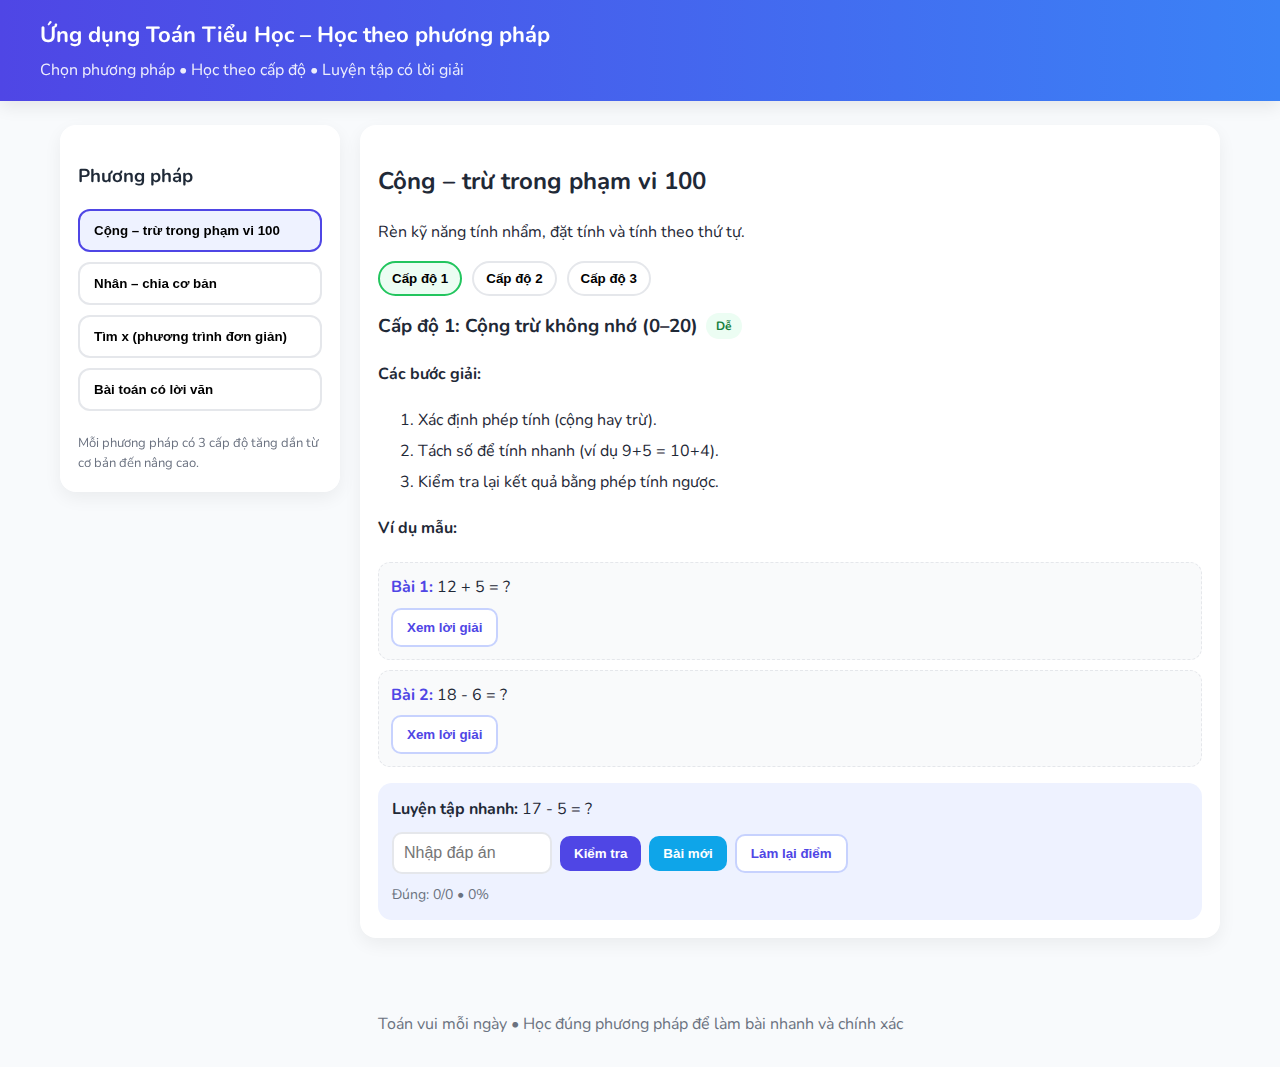
<file: index.html>
<!DOCTYPE html>
<html lang="vi">
<head>
    <meta charset="UTF-8">
    <meta name="viewport" content="width=device-width, initial-scale=1">
    <title>Toán Tiểu Học - Học theo phương pháp</title>
    <link href="https://fonts.googleapis.com/css2?family=Nunito:wght@400;700;900&display=swap" rel="stylesheet">
    <style>
        :root {
            --primary: #4f46e5;
            --secondary: #22c55e;
            --warning: #f59e0b;
            --danger: #ef4444;
            --bg: #f8fafc;
            --card: #ffffff;
            --text: #1f2937;
            --muted: #6b7280;
        }
        * { box-sizing: border-box; }
        body {
            margin: 0;
            font-family: 'Nunito', sans-serif;
            background: var(--bg);
            color: var(--text);
            line-height: 1.55;
        }
        header {
            background: linear-gradient(90deg, #4f46e5, #3b82f6);
            color: #fff;
            padding: 18px 20px;
            position: sticky;
            top: 0;
            z-index: 10;
            box-shadow: 0 6px 16px rgba(0,0,0,0.08);
        }
        .header-inner {
            max-width: 1200px;
            margin: 0 auto;
        }
        header h1 { margin: 0; font-size: 22px; }
        header p { margin: 6px 0 0; opacity: 0.9; }

        main {
            max-width: 1200px;
            margin: 24px auto;
            padding: 0 20px 40px;
            display: grid;
            grid-template-columns: 280px 1fr;
            gap: 20px;
        }
        @media (max-width: 900px) {
            main { grid-template-columns: 1fr; }
            .sidebar { position: static; }
        }
        @media (max-width: 600px) {
            header h1 { font-size: 18px; }
        }

        .card {
            background: var(--card);
            border-radius: 16px;
            padding: 18px;
            box-shadow: 0 6px 18px rgba(0,0,0,0.06);
        }
        .sidebar { position: sticky; top: 90px; height: fit-content; }

        .method-btn {
            width: 100%;
            text-align: left;
            padding: 12px 14px;
            margin-bottom: 10px;
            border-radius: 12px;
            border: 2px solid #e5e7eb;
            background: #fff;
            cursor: pointer;
            font-weight: 700;
            transition: 0.2s;
        }
        .method-btn.active { border-color: var(--primary); background: #eef2ff; }
        .method-btn:hover { border-color: #c7d2fe; }
        .level-group { display: flex; gap: 10px; flex-wrap: wrap; margin: 10px 0 16px; }
        .level-btn {
            padding: 8px 12px;
            border-radius: 999px;
            border: 2px solid #e5e7eb;
            background: #fff;
            cursor: pointer;
            font-weight: 700;
            transition: 0.2s;
        }
        .level-btn.active { border-color: var(--secondary); background: #ecfdf3; }
        .level-btn:hover { border-color: #bbf7d0; }

        .tag { display: inline-block; padding: 4px 10px; border-radius: 999px; font-size: 12px; font-weight: 700; }
        .tag.easy { background: #ecfdf3; color: #15803d; }
        .tag.mid { background: #fff7ed; color: #b45309; }
        .tag.hard { background: #fef2f2; color: #b91c1c; }

        .steps li { margin: 6px 0; }
        .example { background: #f9fafb; border: 1px dashed #e5e7eb; padding: 12px; border-radius: 12px; }
        .example strong { color: var(--primary); }
        .example .solution { margin-top: 8px; display: none; color: #111827; }
        .example button { margin-top: 8px; }

        .practice {
            margin-top: 16px;
            padding: 14px;
            border-radius: 14px;
            background: #eef2ff;
        }
        .practice input {
            padding: 10px;
            border-radius: 10px;
            border: 2px solid #e5e7eb;
            width: 160px;
            font-size: 16px;
        }
        .practice input:focus {
            outline: none;
            border-color: #93c5fd;
            box-shadow: 0 0 0 4px rgba(147, 197, 253, 0.35);
        }
        .practice-actions {
            display: flex;
            flex-wrap: wrap;
            gap: 8px;
            align-items: center;
            margin-top: 10px;
        }
        .btn {
            padding: 10px 14px;
            border-radius: 10px;
            border: none;
            background: var(--primary);
            color: #fff;
            font-weight: 700;
            cursor: pointer;
            transition: 0.2s;
        }
        .btn:hover { filter: brightness(0.98); transform: translateY(-1px); }
        .btn.secondary { background: #0ea5e9; }
        .btn.ghost { background: #fff; color: var(--primary); border: 2px solid #c7d2fe; }
        .feedback { margin-top: 10px; font-weight: 700; }
        .score { font-size: 14px; color: var(--muted); margin-top: 6px; }
        footer { text-align: center; color: var(--muted); padding: 10px 0 30px; }
    </style>
</head>
<body>
    <header>
        <div class="header-inner">
            <h1>Ứng dụng Toán Tiểu Học – Học theo phương pháp</h1>
            <p>Chọn phương pháp • Học theo cấp độ • Luyện tập có lời giải</p>
        </div>
    </header>

    <main>
        <aside class="card sidebar">
            <h3>Phương pháp</h3>
            <div id="methodList"></div>
            <div style="margin-top: 12px; font-size: 13px; color: var(--muted);">
                Mỗi phương pháp có 3 cấp độ tăng dần từ cơ bản đến nâng cao.
            </div>
        </aside>

        <section class="card" id="content">
            <h2 id="methodTitle"></h2>
            <p id="methodDesc"></p>
            <div class="level-group" id="levelGroup"></div>

            <div id="levelContent"></div>
            <div class="practice">
                <div><strong>Luyện tập nhanh:</strong> <span id="practiceQuestion"></span></div>
                <div class="practice-actions">
                    <input id="practiceAnswer" type="number" inputmode="numeric" placeholder="Nhập đáp án" />
                    <button class="btn" onclick="checkAnswer()">Kiểm tra</button>
                    <button class="btn secondary" onclick="nextProblem()">Bài mới</button>
                    <button class="btn ghost" onclick="resetScore()">Làm lại điểm</button>
                </div>
                <div class="feedback" id="practiceFeedback"></div>
                <div class="score" id="practiceScore"></div>
            </div>
        </section>
    </main>

    <footer>Toán vui mỗi ngày • Học đúng phương pháp để làm bài nhanh và chính xác</footer>

    <script>
        const methods = {
            addsub: {
                name: "Cộng – trừ trong phạm vi 100",
                desc: "Rèn kỹ năng tính nhẩm, đặt tính và tính theo thứ tự.",
                levels: [
                    {
                        title: "Cấp độ 1: Cộng trừ không nhớ (0–20)",
                        tag: "easy",
                        steps: [
                            "Xác định phép tính (cộng hay trừ).",
                            "Tách số để tính nhanh (ví dụ 9+5 = 10+4).",
                            "Kiểm tra lại kết quả bằng phép tính ngược."
                        ],
                        examples: [
                            { q: "12 + 5 = ?", s: "12 + 5 = 17" },
                            { q: "18 - 6 = ?", s: "18 - 6 = 12" }
                        ]
                    },
                    {
                        title: "Cấp độ 2: Cộng trừ có nhớ (20–100)",
                        tag: "mid",
                        steps: [
                            "Đặt tính theo cột (đơn vị, chục).",
                            "Cộng/trừ hàng đơn vị, nhớ sang hàng chục nếu cần.",
                            "Cộng/trừ hàng chục và ghi kết quả."
                        ],
                        examples: [
                            { q: "47 + 38 = ?", s: "47 + 38 = 85" },
                            { q: "92 - 57 = ?", s: "92 - 57 = 35" }
                        ]
                    },
                    {
                        title: "Cấp độ 3: Biểu thức 2 phép tính",
                        tag: "hard",
                        steps: [
                            "Xác định thứ tự thực hiện phép tính.",
                            "Tính từng bước và ghi lại kết quả trung gian.",
                            "Kiểm tra lại bằng ước lượng." 
                        ],
                        examples: [
                            { q: "(25 + 17) - 9 = ?", s: "(25 + 17) - 9 = 42 - 9 = 33" },
                            { q: "60 - (18 + 7) = ?", s: "60 - 25 = 35" }
                        ]
                    }
                ]
            },
            muldiv: {
                name: "Nhân – chia cơ bản",
                desc: "Hiểu bảng cửu chương và chia đều.",
                levels: [
                    {
                        title: "Cấp độ 1: Bảng nhân 2–5",
                        tag: "easy",
                        steps: [
                            "Nhớ bảng nhân theo nhóm (2,3,4,5).",
                            "Nhân là cộng lặp lại.",
                            "Chia là phép ngược của nhân."
                        ],
                        examples: [
                            { q: "4 × 3 = ?", s: "4 × 3 = 12" },
                            { q: "15 ÷ 3 = ?", s: "15 ÷ 3 = 5" }
                        ]
                    },
                    {
                        title: "Cấp độ 2: Bảng nhân 6–9",
                        tag: "mid",
                        steps: [
                            "Ghi nhớ kết quả nhanh theo bảng nhân 6–9.",
                            "Dùng phép nhân để kiểm tra phép chia.",
                            "Rèn tốc độ bằng các bài ngắn."
                        ],
                        examples: [
                            { q: "7 × 8 = ?", s: "7 × 8 = 56" },
                            { q: "72 ÷ 9 = ?", s: "72 ÷ 9 = 8" }
                        ]
                    },
                    {
                        title: "Cấp độ 3: Bài 2 bước",
                        tag: "hard",
                        steps: [
                            "Tính phép nhân/chia trước.",
                            "Cộng hoặc trừ kết quả trung gian.",
                            "Đối chiếu bằng ước lượng." 
                        ],
                        examples: [
                            { q: "6 × 7 + 8 = ?", s: "6 × 7 + 8 = 42 + 8 = 50" },
                            { q: "54 ÷ 6 - 4 = ?", s: "54 ÷ 6 - 4 = 9 - 4 = 5" }
                        ]
                    }
                ]
            },
            findx: {
                name: "Tìm x (phương trình đơn giản)",
                desc: "Biết cách chuyển vế và dùng phép tính ngược.",
                levels: [
                    {
                        title: "Cấp độ 1: x + a = b",
                        tag: "easy",
                        steps: [
                            "Muốn tìm x, lấy b trừ a.",
                            "Thay x vào để kiểm tra." 
                        ],
                        examples: [
                            { q: "x + 9 = 15", s: "x = 15 - 9 = 6" },
                            { q: "x + 14 = 20", s: "x = 20 - 14 = 6" }
                        ]
                    },
                    {
                        title: "Cấp độ 2: x - a = b",
                        tag: "mid",
                        steps: [
                            "Muốn tìm x, lấy b cộng a.",
                            "Kiểm tra bằng phép trừ." 
                        ],
                        examples: [
                            { q: "x - 7 = 12", s: "x = 12 + 7 = 19" },
                            { q: "x - 15 = 8", s: "x = 8 + 15 = 23" }
                        ]
                    },
                    {
                        title: "Cấp độ 3: a × x = b",
                        tag: "hard",
                        steps: [
                            "Muốn tìm x, lấy b chia a.",
                            "Chọn b chia hết cho a.",
                            "Kiểm tra lại bằng phép nhân." 
                        ],
                        examples: [
                            { q: "6 × x = 42", s: "x = 42 ÷ 6 = 7" },
                            { q: "9 × x = 81", s: "x = 81 ÷ 9 = 9" }
                        ]
                    }
                ]
            },
            word: {
                name: "Bài toán có lời văn",
                desc: "Đọc hiểu, chọn phép tính đúng và trình bày lời giải rõ ràng.",
                levels: [
                    {
                        title: "Cấp độ 1: Nhiều hơn/ít hơn",
                        tag: "easy",
                        steps: [
                            "Gạch chân dữ kiện quan trọng.",
                            "Xác định từ khóa: thêm, bớt, còn lại.",
                            "Viết phép tính và đáp số." 
                        ],
                        examples: [
                            { q: "Lan có 12 kẹo, cho bạn 5 kẹo. Lan còn bao nhiêu kẹo?", s: "12 - 5 = 7 (kẹo)" }
                        ]
                    },
                    {
                        title: "Cấp độ 2: Chia đều",
                        tag: "mid",
                        steps: [
                            "Xác định tổng số đồ vật.",
                            "Xác định số phần chia.",
                            "Dùng phép chia để tìm mỗi phần." 
                        ],
                        examples: [
                            { q: "Có 24 chiếc bút chia đều cho 6 bạn. Mỗi bạn được mấy chiếc?", s: "24 ÷ 6 = 4 (bút)" }
                        ]
                    },
                    {
                        title: "Cấp độ 3: Bài 2 bước",
                        tag: "hard",
                        steps: [
                            "Tìm bước 1 theo dữ kiện chính.",
                            "Dùng kết quả bước 1 để làm bước 2.",
                            "Trình bày đầy đủ phép tính và đáp số." 
                        ],
                        examples: [
                            { q: "Mỗi quyển vở giá 8.000đ. Mua 6 quyển, đưa 60.000đ. Hỏi thừa bao nhiêu tiền?", s: "Tiền mua: 8.000 × 6 = 48.000đ. Thừa: 60.000 - 48.000 = 12.000đ" }
                        ]
                    }
                ]
            }
        };

        let currentMethod = "addsub";
        let currentLevel = 0;
        let currentProblem = null;
        let correctCount = 0;
        let totalCount = 0;

        function renderMethodList() {
            const list = document.getElementById("methodList");
            list.innerHTML = "";
            Object.entries(methods).forEach(([id, m]) => {
                const btn = document.createElement("button");
                btn.className = "method-btn" + (id === currentMethod ? " active" : "");
                btn.textContent = m.name;
                btn.setAttribute("aria-pressed", id === currentMethod ? "true" : "false");
                btn.onclick = () => { currentMethod = id; currentLevel = 0; renderContent(); };
                list.appendChild(btn);
            });
        }

        function renderContent() {
            const method = methods[currentMethod];
            document.getElementById("methodTitle").textContent = method.name;
            document.getElementById("methodDesc").textContent = method.desc;

            const levelGroup = document.getElementById("levelGroup");
            levelGroup.innerHTML = "";
            method.levels.forEach((lvl, idx) => {
                const btn = document.createElement("button");
                btn.className = "level-btn" + (idx === currentLevel ? " active" : "");
                btn.textContent = `Cấp độ ${idx + 1}`;
                btn.setAttribute("aria-pressed", idx === currentLevel ? "true" : "false");
                btn.onclick = () => { currentLevel = idx; renderContent(); };
                levelGroup.appendChild(btn);
            });

            const lvl = method.levels[currentLevel];
            const content = document.getElementById("levelContent");
            content.innerHTML = `
                <div style="display:flex;align-items:center;gap:8px;flex-wrap:wrap;">
                    <h3 style="margin:0;">${lvl.title}</h3>
                    <span class="tag ${lvl.tag}">${lvl.tag === 'easy' ? 'Dễ' : lvl.tag === 'mid' ? 'Trung bình' : 'Khó'}</span>
                </div>
                <h4>Các bước giải:</h4>
                <ol class="steps">${lvl.steps.map(s => `<li>${s}</li>`).join("")}</ol>
                <h4>Ví dụ mẫu:</h4>
                ${lvl.examples.map((ex, i) => `
                    <div class="example" style="margin-bottom:10px;">
                        <div><strong>Bài ${i + 1}:</strong> ${ex.q}</div>
                        <button class="btn ghost" onclick="toggleSolution(this)">Xem lời giải</button>
                        <div class="solution">${ex.s}</div>
                    </div>
                `).join("")}
            `;

            nextProblem();
        }

        function toggleSolution(btn) {
            const solution = btn.parentElement.querySelector(".solution");
            const show = solution.style.display !== "block";
            solution.style.display = show ? "block" : "none";
            btn.textContent = show ? "Ẩn lời giải" : "Xem lời giải";
        }

        function randomInt(min, max) {
            return Math.floor(Math.random() * (max - min + 1)) + min;
        }

        function generateProblem(methodId, levelIdx) {
            if (methodId === "addsub") {
                if (levelIdx === 0) {
                    const a = randomInt(1, 20);
                    const b = randomInt(1, 20);
                    if (Math.random() > 0.5) return { q: `${a} + ${b} = ?`, a: a + b };
                    const bigger = Math.max(a, b);
                    const smaller = Math.min(a, b);
                    return { q: `${bigger} - ${smaller} = ?`, a: bigger - smaller };
                }
                if (levelIdx === 1) {
                    const a = randomInt(20, 99);
                    const b = randomInt(10, 80);
                    if (Math.random() > 0.5) return { q: `${a} + ${b} = ?`, a: a + b };
                    const bigger = Math.max(a, b);
                    const smaller = Math.min(a, b);
                    return { q: `${bigger} - ${smaller} = ?`, a: bigger - smaller };
                }
                const a = randomInt(10, 50);
                const b = randomInt(5, 30);
                if (Math.random() > 0.5) {
                    const c = randomInt(2, 20);
                    return { q: `(${a} + ${b}) - ${c} = ?`, a: a + b - c };
                }
                const c2 = randomInt(2, b);
                return { q: `${a} + (${b} - ${c2}) = ?`, a: a + (b - c2) };
            }

            if (methodId === "muldiv") {
                if (levelIdx === 0) {
                    const a = randomInt(2, 5);
                    const b = randomInt(2, 10);
                    if (Math.random() > 0.5) return { q: `${a} × ${b} = ?`, a: a * b };
                    const prod = a * b;
                    return { q: `${prod} ÷ ${a} = ?`, a: b };
                }
                if (levelIdx === 1) {
                    const a = randomInt(6, 9);
                    const b = randomInt(2, 10);
                    if (Math.random() > 0.5) return { q: `${a} × ${b} = ?`, a: a * b };
                    const prod = a * b;
                    return { q: `${prod} ÷ ${b} = ?`, a: a };
                }
                const a = randomInt(4, 9);
                const b = randomInt(3, 9);
                const c = randomInt(2, 15);
                if (Math.random() > 0.5) return { q: `${a} × ${b} + ${c} = ?`, a: a * b + c };
                const prod = a * b;
                const c2 = randomInt(1, b);
                return { q: `${prod} ÷ ${a} - ${c2} = ?`, a: b - c2 };
            }

            if (methodId === "findx") {
                if (levelIdx === 0) {
                    const a = randomInt(3, 20);
                    const x = randomInt(2, 20);
                    const b = a + x;
                    return { q: `x + ${a} = ${b}. x = ?`, a: x };
                }
                if (levelIdx === 1) {
                    const a = randomInt(3, 20);
                    const x = randomInt(5, 30);
                    const b = x - a;
                    return { q: `x - ${a} = ${b}. x = ?`, a: x };
                }
                const a = randomInt(2, 9);
                const x = randomInt(2, 12);
                const b = a * x;
                return { q: `${a} × x = ${b}. x = ?`, a: x };
            }

            if (methodId === "word") {
                if (levelIdx === 0) {
                    const total = randomInt(10, 30);
                    const given = randomInt(1, 9);
                    return {
                        q: `Nam có ${total} viên bi, cho bạn ${given} viên. Nam còn bao nhiêu viên bi?`,
                        a: total - given
                    };
                }
                if (levelIdx === 1) {
                    const total = randomInt(18, 48);
                    const parts = randomInt(3, 8);
                    const each = total - (total % parts);
                    return {
                        q: `Có ${each} chiếc kẹo chia đều cho ${parts} bạn. Mỗi bạn được mấy chiếc?`,
                        a: each / parts
                    };
                }
                const price = randomInt(4, 9) * 1000;
                const qty = randomInt(4, 9);
                const paid = price * qty + randomInt(2, 9) * 1000;
                return {
                    q: `Mỗi quyển vở giá ${price}đ. Mua ${qty} quyển, đưa ${paid}đ. Hỏi thừa bao nhiêu tiền?`,
                    a: paid - price * qty
                };
            }
        }

        function nextProblem() {
            currentProblem = generateProblem(currentMethod, currentLevel);
            document.getElementById("practiceQuestion").textContent = currentProblem.q;
            document.getElementById("practiceAnswer").value = "";
            document.getElementById("practiceFeedback").textContent = "";
            updateScore();
        }

        function checkAnswer() {
            const input = document.getElementById("practiceAnswer").value.trim();
            if (input === "") {
                document.getElementById("practiceFeedback").textContent = "Bạn chưa nhập đáp án.";
                document.getElementById("practiceFeedback").style.color = "#b45309";
                return;
            }
            const answer = Number(input);
            totalCount++;
            if (answer === currentProblem.a) {
                correctCount++;
                document.getElementById("practiceFeedback").textContent = "✅ Chính xác!";
                document.getElementById("practiceFeedback").style.color = "#15803d";
            } else {
                document.getElementById("practiceFeedback").textContent = `❌ Chưa đúng. Đáp án đúng: ${currentProblem.a}`;
                document.getElementById("practiceFeedback").style.color = "#b91c1c";
            }
            updateScore();
        }

        function updateScore() {
            const percent = totalCount === 0 ? 0 : Math.round((correctCount / totalCount) * 100);
            document.getElementById("practiceScore").textContent = `Đúng: ${correctCount}/${totalCount} • ${percent}%`;
        }

        function resetScore() {
            correctCount = 0;
            totalCount = 0;
            updateScore();
            document.getElementById("practiceFeedback").textContent = "";
        }

        renderMethodList();
        renderContent();

        document.getElementById("practiceAnswer").addEventListener("keydown", (e) => {
            if (e.key === "Enter") checkAnswer();
        });
    </script>
</body>
</html>
</file>
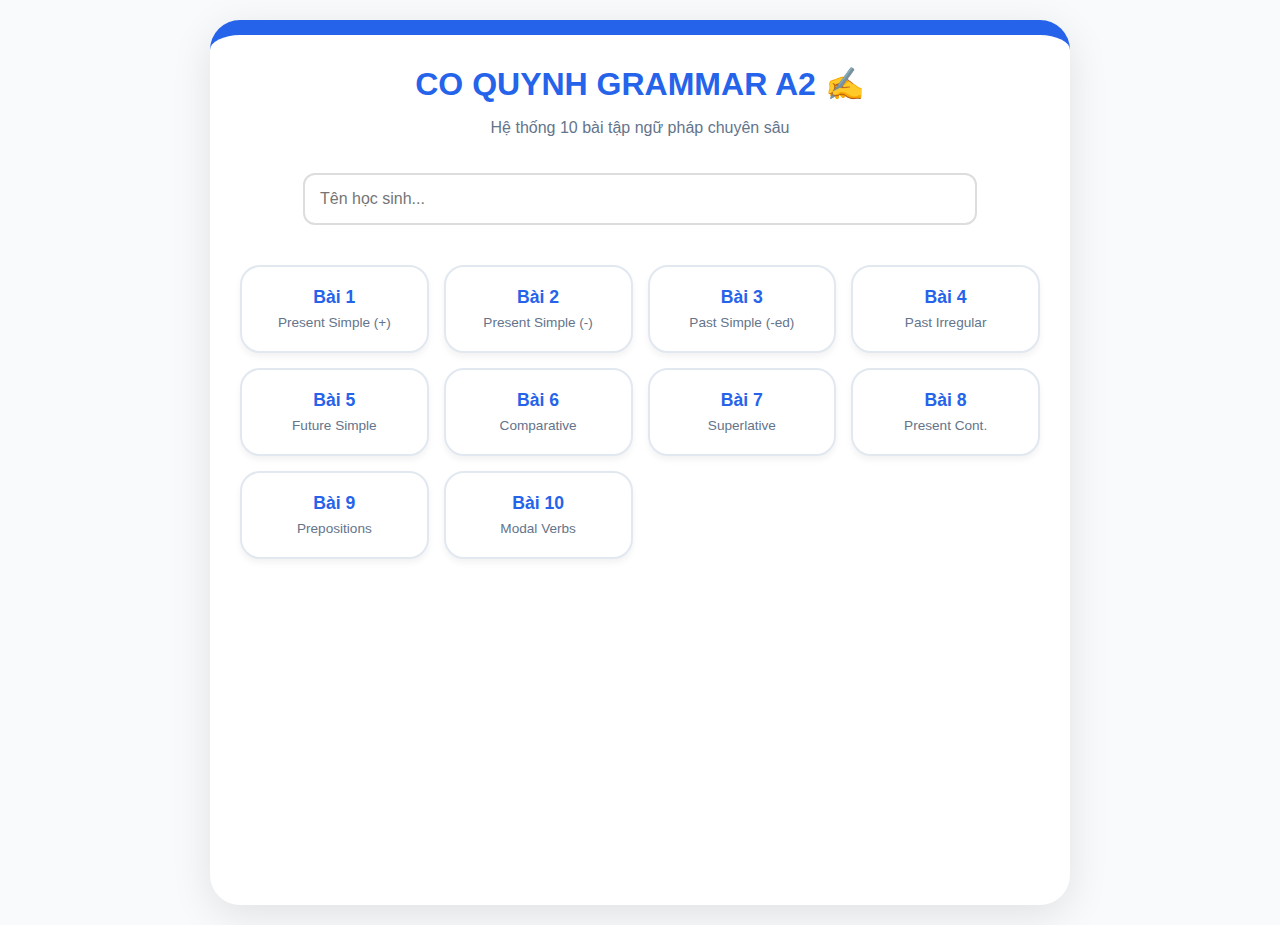
<file: A2gramar.html>
<!DOCTYPE html>
<html lang="vi">
<head>
    <meta charset="UTF-8">
    <title>CO QUYNH GRAMMAR SPELL - A2 SERIES</title>
    <style>
        :root { --primary: #2563eb; --secondary: #db2777; --success: #059669; --bg: #f8fafc; }
        body { font-family: 'Segoe UI', Tahoma, sans-serif; background: var(--bg); display: flex; justify-content: center; padding: 20px; margin: 0; }
        #app-container { background: white; width: 100%; max-width: 800px; min-height: 90vh; padding: 30px; border-radius: 30px; box-shadow: 0 10px 40px rgba(0,0,0,0.1); border-top: 15px solid var(--primary); }
        
        /* Menu Bài học */
        .lesson-grid { display: grid; grid-template-columns: repeat(auto-fit, minmax(180px, 1fr)); gap: 15px; margin-top: 20px; }
        .lesson-card { background: white; border: 2px solid #e2e8f0; padding: 20px; border-radius: 20px; cursor: pointer; transition: 0.3s; text-align: center; box-shadow: 0 4px 6px rgba(0,0,0,0.05); }
        .lesson-card:hover { border-color: var(--primary); transform: translateY(-5px); background: #eff6ff; }
        .lesson-card b { color: var(--primary); font-size: 1.1em; display: block; margin-bottom: 5px; }
        .lesson-card span { font-size: 0.85em; color: #64748b; }

        /* Vùng học tập */
        .study-area { text-align: center; animation: fadeIn 0.5s; }
        .question-card { background: #f1f5f9; padding: 40px; border-radius: 25px; border: 3px dashed #cbd5e1; margin: 25px 0; }
        .sentence { font-size: 1.8em; line-height: 1.6; color: #1e293b; margin-bottom: 15px; }
        .blank { color: var(--secondary); font-weight: bold; border-bottom: 4px solid var(--secondary); padding: 0 10px; }
        
        .options { display: flex; flex-wrap: wrap; justify-content: center; gap: 15px; margin-top: 25px; }
        .opt-btn { padding: 15px 30px; background: white; border: 2px solid #e2e8f0; border-radius: 15px; cursor: pointer; font-size: 1.2em; font-weight: bold; transition: 0.2s; min-width: 150px; }
        .opt-btn:hover { background: var(--primary); color: white; border-color: var(--primary); }
        
        .btn-back { background: #64748b; color: white; border: none; padding: 10px 20px; border-radius: 10px; cursor: pointer; margin-top: 20px; }
        .hidden { display: none; }
        #feedback { font-weight: bold; height: 35px; margin: 15px 0; font-size: 1.4em; }
        
        @keyframes fadeIn { from { opacity: 0; transform: translateY(10px); } to { opacity: 1; transform: translateY(0); } }
    </style>
</head>
<body>

<div id="app-container">
    <div id="menu-screen">
        <div style="text-align: center;">
            <h1 style="color:var(--primary); margin:0;">CO QUYNH GRAMMAR A2 ✍️</h1>
            <p style="color:#64748b;">Hệ thống 10 bài tập ngữ pháp chuyên sâu</p>
            <input type="text" id="std-name" placeholder="Tên học sinh..." style="width: 80%; padding: 15px; border-radius: 12px; border: 2px solid #ddd; margin: 20px 0; font-size: 16px;">
        </div>
        <div class="lesson-grid" id="lesson-list"></div>
    </div>

    <div id="study-screen" class="hidden study-area">
        <div style="display:flex; justify-content:space-between; color:#64748b; font-weight:bold;">
            <span id="lesson-title-display"></span>
            <span id="progress-display">0/0</span>
        </div>
        <div class="question-card">
            <div id="q-text" class="sentence"></div>
            <div id="q-m" style="color:#64748b; font-style: italic; font-size: 1.1em;"></div>
        </div>
        <div id="options-box" class="options"></div>
        <div id="feedback"></div>
        <button class="btn-back" onclick="location.reload()">⬅ Quay lại danh sách bài</button>
    </div>
</div>

<script>
const syllabus = [
    { t: "Bài 1", n: "Present Simple (+)", d: [
        {q: "He _____ (play) the guitar well.", a: "plays", o: ["play", "plays"], m: "Anh ấy chơi đàn guitar giỏi."},
        {q: "We _____ (eat) lunch at 12.", a: "eat", o: ["eat", "eats"], m: "Chúng tôi ăn trưa lúc 12 giờ."}
    ]},
    { t: "Bài 2", n: "Present Simple (-)", d: [
        {q: "I _____ (not/like) spiders.", a: "don't like", o: ["don't like", "doesn't like"], m: "Con không thích nhện."},
        {q: "She _____ (not/have) a car.", a: "doesn't have", o: ["don't have", "doesn't have"], m: "Cô ấy không có xe hơi."}
    ]},
    { t: "Bài 3", n: "Past Simple (-ed)", d: [
        {q: "They _____ (visit) London last year.", a: "visited", o: ["visited", "visit"], m: "Họ đã thăm London năm ngoái."},
        {q: "I _____ (clean) my room yesterday.", a: "cleaned", o: ["clean", "cleaned"], m: "Con đã dọn phòng hôm qua."}
    ]},
    { t: "Bài 4", n: "Past Irregular", d: [
        {q: "She _____ (go) to bed at 10 PM.", a: "went", o: ["go", "went"], m: "Cô ấy đã đi ngủ lúc 10 giờ tối."},
        {q: "He _____ (give) me a gift.", a: "gave", o: ["give", "gave"], m: "Chú ấy đã tặng con một món quà."}
    ]},
    { t: "Bài 5", n: "Future Simple", d: [
        {q: "I _____ (be) a doctor in the future.", a: "will be", o: ["am", "will be"], m: "Con sẽ trở thành bác sĩ trong tương lai."},
        {q: "It _____ (be) sunny tomorrow.", a: "will be", o: ["is", "will be"], m: "Ngày mai trời sẽ nắng."}
    ]},
    { t: "Bài 6", n: "Comparative", d: [
        {q: "A plane is _____ than a car.", a: "faster", o: ["fast", "faster"], m: "Máy bay thì nhanh hơn ô tô."},
        {q: "This book is _____ than that one.", a: "better", o: ["good", "better"], m: "Quyển sách này tốt hơn quyển kia."}
    ]},
    { t: "Bài 7", n: "Superlative", d: [
        {q: "He is the _____ student in class.", a: "tallest", o: ["tall", "tallest"], m: "Cậu ấy là học sinh cao nhất lớp."},
        {q: "Russia is the _____ country.", a: "biggest", o: ["big", "biggest"], m: "Nga là quốc gia lớn nhất."}
    ]},
    { t: "Bài 8", n: "Present Cont.", d: [
        {q: "They _____ (watch) TV now.", a: "are watching", o: ["is watching", "are watching"], m: "Họ đang xem TV bây giờ."},
        {q: "Listen! The bird _____ (sing).", a: "is singing", o: ["is singing", "are singing"], m: "Nghe kìa! Con chim đang hót."}
    ]},
    { t: "Bài 9", n: "Prepositions", d: [
        {q: "We play games _____ Sunday.", a: "on", o: ["in", "on"], m: "Chúng tôi chơi trò chơi vào Chủ nhật."},
        {q: "I sleep _____ night.", a: "at", o: ["at", "on"], m: "Con ngủ vào ban đêm."}
    ]},
    { t: "Bài 10", n: "Modal Verbs", d: [
        {q: "I _____ (can) swim when I was 4.", a: "could", o: ["can", "could"], m: "Con đã có thể bơi khi con 4 tuổi."},
        {q: "_____ I come in, please?", a: "May", o: ["May", "Do"], m: "Con có thể vào nhà được không ạ?"}
    ]}
];

let currentQuestions = [], currentIndex = 0, synth = window.speechSynthesis;

const menu = document.getElementById('lesson-list');
syllabus.forEach((les, idx) => {
    const card = document.createElement('div');
    card.className = 'lesson-card';
    card.innerHTML = `<b>${les.t}</b><span>${les.n}</span>`;
    card.onclick = () => startLesson(idx);
    menu.appendChild(card);
});

function startLesson(idx) {
    const name = document.getElementById('std-name').value;
    if(!name) return alert("Cô Quỳnh chưa biết tên con nè!");
    currentQuestions = [...syllabus[idx].d].sort(() => Math.random() - 0.5);
    currentIndex = 0;
    document.getElementById('lesson-title-display').innerText = syllabus[idx].n;
    document.getElementById('menu-screen').classList.add('hidden');
    document.getElementById('study-screen').classList.remove('hidden');
    render();
}

function render() {
    if(currentIndex >= currentQuestions.length) {
        alert("Tuyệt vời! Con đã hoàn thành bài học.");
        return location.reload();
    }
    const item = currentQuestions[currentIndex];
    document.getElementById('q-text').innerHTML = item.q.replace("_____", "<span class='blank'>_____</span>");
    document.getElementById('q-m').innerText = "Nghĩa: " + item.m;
    document.getElementById('progress-display').innerText = `${currentIndex + 1}/${currentQuestions.length}`;
    document.getElementById('feedback').innerText = "";
    
    const box = document.getElementById('options-box');
    box.innerHTML = "";
    item.o.forEach(opt => {
        const btn = document.createElement('button');
        btn.className = 'opt-btn';
        btn.innerText = opt;
        btn.onclick = () => check(opt);
        box.appendChild(btn);
    });
}

function check(userAns) {
    const item = currentQuestions[currentIndex];
    const fb = document.getElementById('feedback');
    if(userAns === item.a) {
        fb.innerText = "CHÍNH XÁC! 🌟"; fb.style.color = "var(--success)";
        speak(item.q.replace("_____", item.a));
        currentIndex++;
        setTimeout(render, 2000);
    } else {
        fb.innerText = "THỬ LẠI XEM NÀO! ❌"; fb.style.color = "var(--secondary)";
        speak("Try again");
    }
}

function speak(txt) {
    synth.cancel();
    const u = new SpeechSynthesisUtterance(txt);
    u.lang = 'en-US'; u.rate = 0.8;
    synth.speak(u);
}
</script>
</body>
</html>
</file>
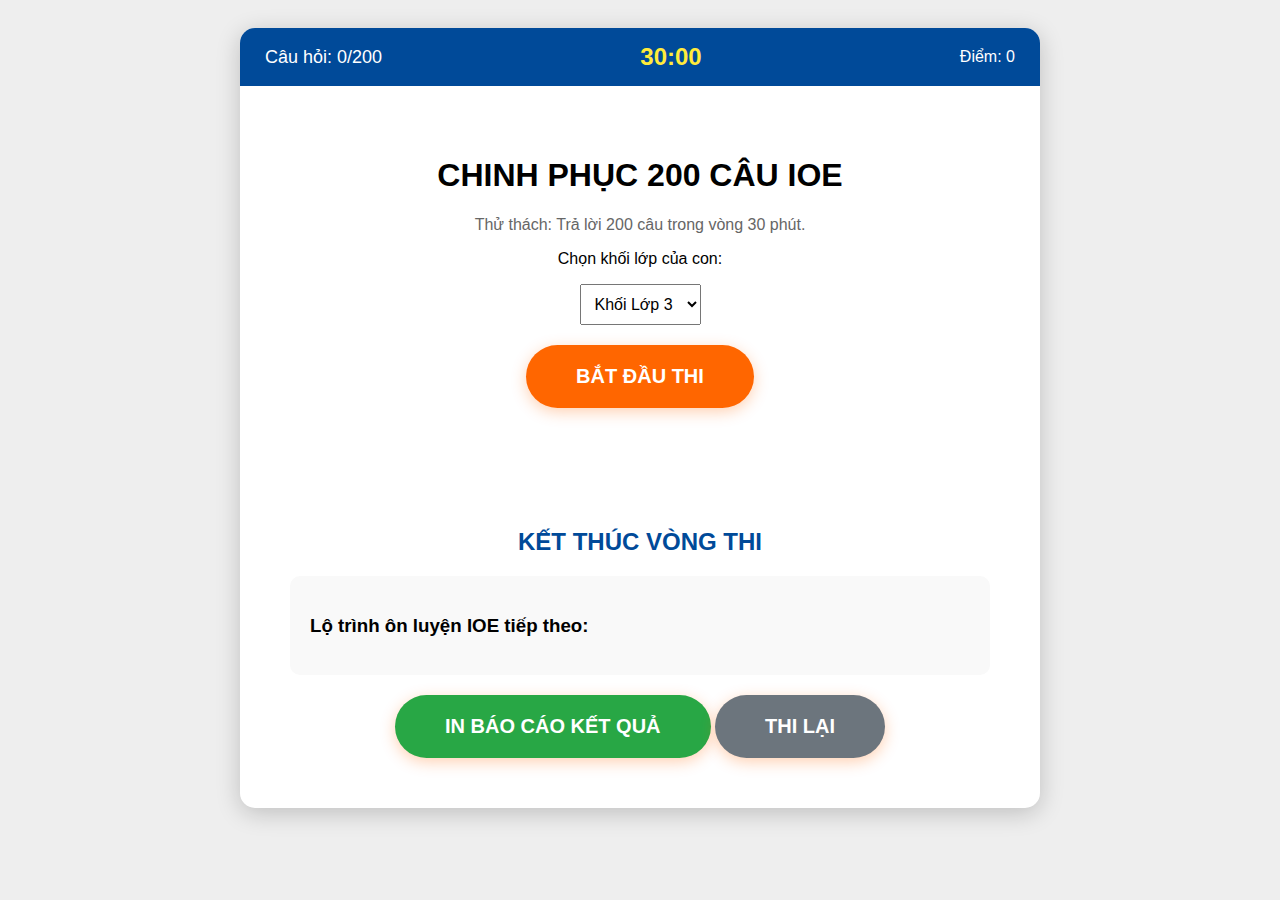
<file: ioelop345.html>
<!DOCTYPE html>
<html lang="vi">
<head>
    <meta charset="UTF-8">
    <title>IOE Speed Test - 200 Questions</title>
    <style>
        :root { --ioe-blue: #004a99; --ioe-orange: #ff6600; --bg: #fdfdfd; }
        body { font-family: 'Segoe UI', sans-serif; background: #eee; display: flex; justify-content: center; padding-top: 20px; }
        #app { background: white; width: 95%; max-width: 800px; border-radius: 15px; box-shadow: 0 5px 25px rgba(0,0,0,0.2); overflow: hidden; position: relative; }
        
        /* Header & Stats */
        .header { background: var(--ioe-blue); color: white; padding: 15px 25px; display: flex; justify-content: space-between; align-items: center; }
        .timer { font-size: 24px; font-weight: bold; color: #ffeb3b; }
        .progress-text { font-size: 18px; }
        
        /* Quiz Area */
        .content { padding: 40px; min-height: 300px; display: none; }
        .active { display: block; }
        .question { font-size: 22px; font-weight: bold; margin-bottom: 30px; line-height: 1.4; color: #333; }
        .options { display: grid; grid-template-columns: 1fr 1fr; gap: 15px; }
        .btn-opt { padding: 20px; border: 2px solid #ddd; border-radius: 10px; font-size: 18px; cursor: pointer; background: #fff; transition: 0.2s; text-align: left; }
        .btn-opt:hover { border-color: var(--ioe-blue); background: #eef6ff; }
        
        /* Start & Result Screen */
        .screen-full { text-align: center; padding: 50px; }
        .main-btn { padding: 20px 50px; font-size: 20px; font-weight: bold; color: white; background: var(--ioe-orange); border: none; border-radius: 50px; cursor: pointer; box-shadow: 0 4px 15px rgba(255,102,0,0.3); }
        .main-btn:hover { transform: scale(1.05); }

        /* Report Table for Print */
        table { width: 100%; border-collapse: collapse; margin-top: 20px; }
        th, td { border: 1px solid #ccc; padding: 10px; text-align: left; }
        
        @media print { .no-print { display: none; } }
    </style>
</head>
<body>

<div id="app">
    <div class="header">
        <div class="progress-text">Câu hỏi: <span id="current-num">0</span>/<span id="total-num">200</span></div>
        <div class="timer" id="timer">30:00</div>
        <div class="score">Điểm: <span id="score">0</span></div>
    </div>

    <div id="start-screen" class="screen-full active">
        <h1>CHINH PHỤC 200 CÂU IOE</h1>
        <p style="color: #666;">Thử thách: Trả lời 200 câu trong vòng 30 phút.</p>
        <p>Chọn khối lớp của con:</p>
        <select id="grade-select" style="padding: 10px; font-size: 16px; margin-bottom: 20px;">
            <option value="3">Khối Lớp 3</option>
            <option value="4">Khối Lớp 4</option>
            <option value="5">Khối Lớp 5</option>
        </select><br>
        <button class="main-btn" onclick="startTest()">BẮT ĐẦU THI</button>
    </div>

    <div id="quiz-screen" class="content">
        <div class="question" id="q-text">Đang tải câu hỏi...</div>
        <div class="options" id="opt-container"></div>
    </div>

    <div id="result-screen" class="screen-full">
        <h2 style="color: var(--ioe-blue);">KẾT THÚC VÒNG THI</h2>
        <div style="font-size: 40px; font-weight: bold; margin: 20px 0;" id="res-score"></div>
        <p id="res-comment"></p>
        
        <div id="roadmap-print" style="text-align: left; background: #f9f9f9; padding: 20px; border-radius: 10px;">
            <h3>Lộ trình ôn luyện IOE tiếp theo:</h3>
            <ul id="roadmap-list"></ul>
        </div>

        <div class="no-print">
            <button class="main-btn" onclick="window.print()" style="background: #28a745; margin-top: 20px;">IN BÁO CÁO KẾT QUẢ</button>
            <button class="main-btn" onclick="location.reload()" style="background: #6c757d; margin-top: 20px;">THI LẠI</button>
        </div>
    </div>
</div>

<script>
    // Ngân hàng câu hỏi mẫu (Trong thực tế bạn có thể thêm đủ 200 câu)
    // Hệ thống sẽ tự nhân bản để đủ 200 câu thi thử nếu data thiếu
    const rawData = [
        {q: "What's the weather like? - It's ______.", a: ["sunny", "sun", "sunnies", "sunshine"], c: 0},
        {q: "How ______ is she? - She is nine years old.", a: ["old", "many", "much", "often"], c: 0},
        {q: "Choose the odd one out:", a: ["Father", "Mother", "Teacher", "Brother"], c: 2},
        {q: "Arrange: like / I / monkeys / .", a: ["I like monkeys.", "I monkeys like.", "Monkeys I like.", "I like monkey."], c: 0},
        {q: "Where ______ you from?", a: ["is", "am", "are", "be"], c: 2},
        {q: "I go to school ______ 7 o'clock.", a: ["on", "in", "at", "to"], c: 2},
        {q: "She ______ a beautiful doll.", a: ["has", "have", "is", "having"], c: 0},
        {q: "Can you swim? - No, I ______.", a: ["can", "do", "can't", "don't"], c: 2},
        {q: "My mother is a ______. She works in a hospital.", a: ["teacher", "doctor", "farmer", "driver"], c: 1},
        {q: "______ is your birthday?", a: ["When", "What", "Where", "Who"], c: 0}
    ];

    const TOTAL_QUESTIONS = 200;
    const TOTAL_TIME_SECONDS = 1800; // 30 phút
    let quizData = [];
    let currentIdx = 0;
    let score = 0;
    let timerSeconds = TOTAL_TIME_SECONDS;
    let interval;
    let isFinished = false;

    function startTest() {
        // Reset dữ liệu cho lượt thi mới
        quizData = [];
        currentIdx = 0;
        score = 0;
        timerSeconds = TOTAL_TIME_SECONDS;
        isFinished = false;
        document.getElementById('score').innerText = score;
        document.getElementById('timer').innerText = "30:00";
        document.getElementById('total-num').innerText = TOTAL_QUESTIONS;

        // Tạo đủ số câu từ bộ mẫu (xáo trộn mỗi vòng)
        while (quizData.length < TOTAL_QUESTIONS) {
            const shuffled = [...rawData].sort(() => Math.random() - 0.5);
            for (let i = 0; i < shuffled.length && quizData.length < TOTAL_QUESTIONS; i++) {
                quizData.push(shuffled[i]);
            }
        }

        document.getElementById('start-screen').classList.remove('active');
        document.getElementById('quiz-screen').classList.add('active');
        
        loadQuestion();
        clearInterval(interval);
        interval = setInterval(updateTimer, 1000);
    }

    function updateTimer() {
        if (isFinished) return;
        let m = Math.floor(timerSeconds / 60);
        let s = timerSeconds % 60;
        document.getElementById('timer').innerText = `${m < 10 ? '0'+m : m}:${s < 10 ? '0'+s : s}`;
        timerSeconds--;
        if(timerSeconds < 0) finish();
    }

    function loadQuestion() {
        if(isFinished) return;
        if(currentIdx >= TOTAL_QUESTIONS) return finish();
        
        document.getElementById('current-num').innerText = currentIdx + 1;
        const q = quizData[currentIdx];
        document.getElementById('q-text').innerText = q.q;
        
        const container = document.getElementById('opt-container');
        container.innerHTML = "";
        
        q.a.forEach((opt, i) => {
            const btn = document.createElement('button');
            btn.className = "btn-opt";
            btn.innerText = opt;
            btn.onclick = () => {
                if (isFinished) return;
                container.querySelectorAll('button').forEach(b => b.disabled = true);
                if(i === q.c) score += 10;
                document.getElementById('score').innerText = score;
                currentIdx++;
                loadQuestion(); // Tải câu tiếp theo ngay lập tức (phản xạ nhanh)
            };
            container.appendChild(btn);
        });
    }

    function finish() {
        if (isFinished) return;
        isFinished = true;
        clearInterval(interval);
        document.getElementById('quiz-screen').classList.remove('active');
        document.getElementById('result-screen').classList.add('active');
        document.getElementById('timer').innerText = "00:00";
        
        const finalScore = score;
        document.getElementById('res-score').innerText = finalScore + " ĐIỂM";
        
        let comment = "";
        let roadmap = "";
        
        if(finalScore >= 1800) {
            comment = "Trình độ: **Siêu sao IOE**. Tốc độ phản xạ và kiến thức cực tốt.";
            roadmap = "<li>Luyện đề thi cấp Tỉnh/Thành phố.</li><li>Tập trung vào các câu hỏi ngữ pháp nâng cao và thành ngữ.</li>";
        } else if(finalScore >= 1200) {
            comment = "Trình độ: **Tiềm năng**. Kiến thức vững nhưng cần cải thiện tốc độ.";
            roadmap = "<li>Luyện các bài gõ từ nhanh (Fill-in-the-blanks).</li><li>Ôn tập kỹ các thì quá khứ đơn và tương lai đơn.</li>";
        } else {
            comment = "Trình độ: **Cần cố gắng**. Con cần học thêm từ vựng và luyện phản xạ gõ phím.";
            roadmap = "<li>Học thuộc bảng động từ bất quy tắc.</li><li>Luyện nghe qua các vòng tự luyện IOE mỗi ngày.</li>";
        }
        
        document.getElementById('res-comment').innerHTML = comment;
        document.getElementById('roadmap-list').innerHTML = roadmap;
    }
</script>

</body>
</html>
</file>
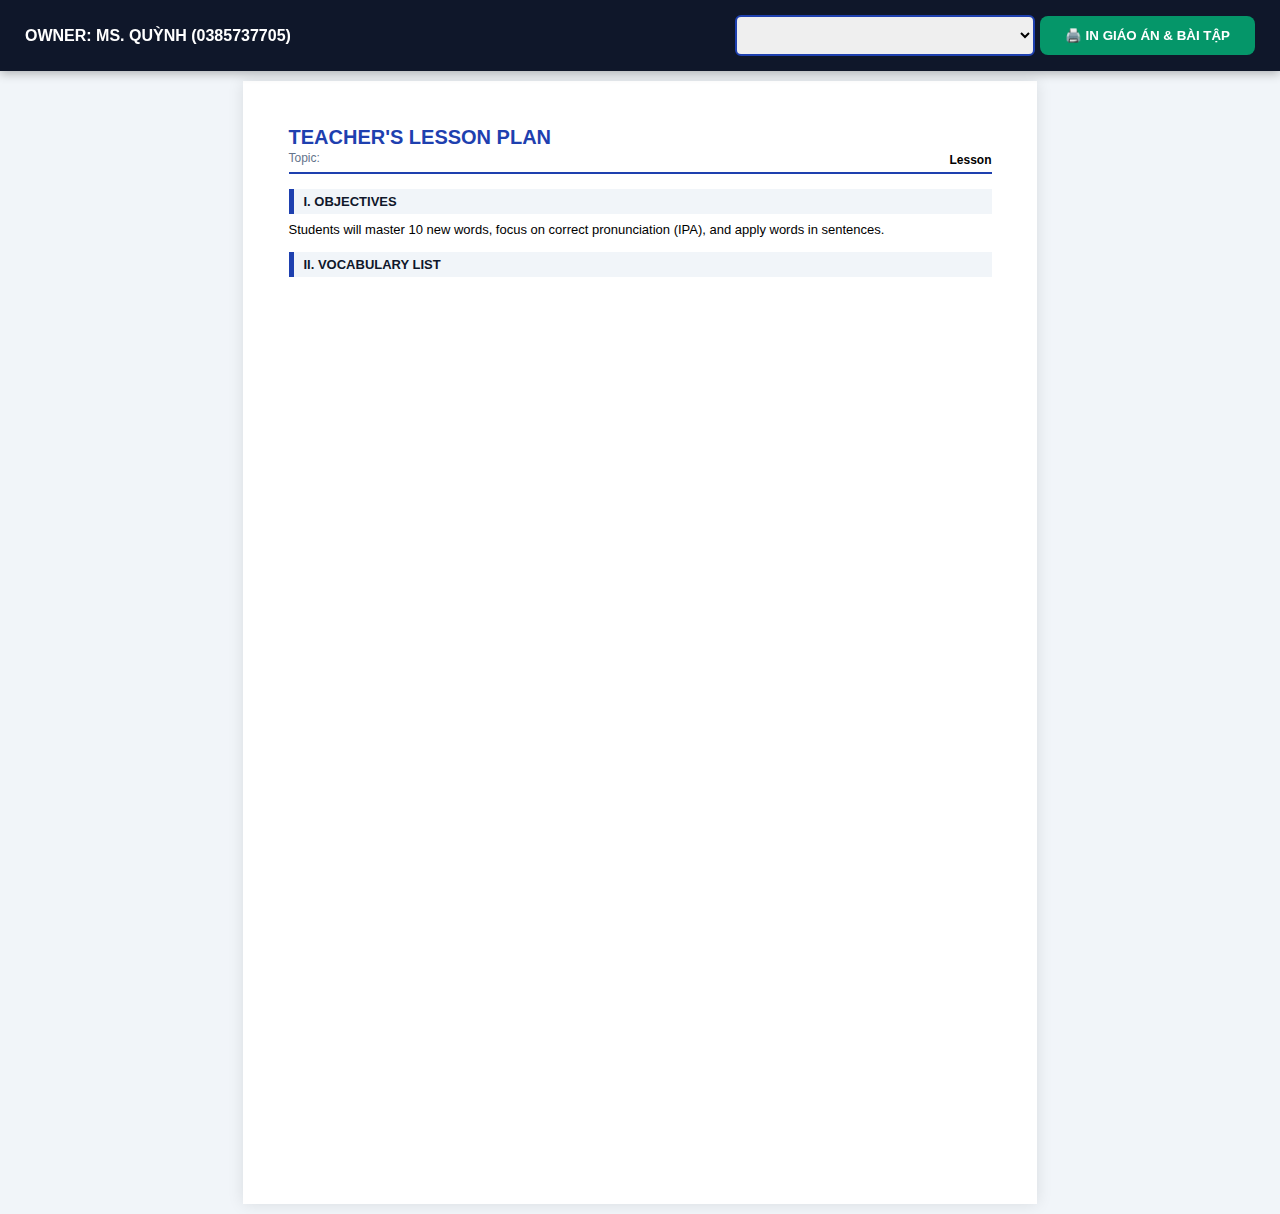
<file: lessonplanA0.html>
<!DOCTYPE html>
<html lang="en">
<head>
    <meta charset="UTF-8">
    <title>English Master A0-A1 - Ms. Quỳnh</title>
    <style>
        :root { --primary: #1e40af; --secondary: #c2185b; --dark: #0f172a; }
        body { font-family: 'Segoe UI', Arial, sans-serif; background: #f1f5f9; margin: 0; padding: 0; }
        
        /* Giao diện điều khiển */
        .nav-bar { background: var(--dark); color: white; padding: 15px 25px; position: sticky; top: 0; z-index: 1000; display: flex; justify-content: space-between; align-items: center; box-shadow: 0 2px 10px rgba(0,0,0,0.3); }
        select { padding: 10px; border-radius: 6px; border: 2px solid var(--primary); min-width: 300px; font-weight: bold; }
        .btn-print { background: #059669; color: white; border: none; padding: 12px 25px; border-radius: 8px; cursor: pointer; font-weight: bold; transition: 0.3s; }
        .btn-print:hover { background: #047857; }

        /* Trang A4 */
        .a4-page { width: 210mm; min-height: 297mm; padding: 12mm; margin: 10px auto; background: white; box-shadow: 0 0 15px rgba(0,0,0,0.1); box-sizing: border-box; position: relative; page-break-after: always; }
        .header { border-bottom: 2px solid var(--primary); padding-bottom: 5px; margin-bottom: 15px; display: flex; justify-content: space-between; align-items: flex-end; }
        h1 { font-size: 20px; color: var(--primary); margin: 0; text-transform: uppercase; }
        
        .section-title { background: #f1f5f9; border-left: 5px solid var(--primary); padding: 5px 10px; font-weight: bold; margin: 15px 0 8px; text-transform: uppercase; font-size: 13px; color: var(--dark); }
        
        /* Bảng tập viết */
        .writing-table { width: 100%; border-collapse: collapse; margin-bottom: 15px; }
        .writing-table td { border: 1px solid #e2e8f0; padding: 6px 10px; vertical-align: middle; }
        .sample-word { font-weight: bold; font-size: 15px; width: 140px; color: #1e293b; background: #fafafa; }
        .dots-line { border-bottom: 1px dotted #94a3b8; height: 26px; width: 100%; margin-top: 4px; }

        /* Bài tập nối & điền từ */
        .matching-grid { display: grid; grid-template-columns: 1fr 1fr; gap: 50px; margin: 15px 40px; }
        .match-row { display: flex; align-items: center; justify-content: space-between; margin-bottom: 10px; font-size: 15px; }
        .dot { width: 7px; height: 7px; background: #334155; border-radius: 50%; }
        .blank { display: inline-block; width: 90px; border-bottom: 1.5px solid #334155; margin: 0 5px; }
        .fill-item { margin-bottom: 12px; font-size: 15px; }

        /* Footer */
        .footer-owner { border-top: 1px solid #eee; margin-top: 20px; padding-top: 8px; display: flex; justify-content: space-between; font-size: 11px; color: #64748b; font-style: italic; }

        @media print {
            .nav-bar { display: none; }
            body { background: white; }
            .a4-page { margin: 0; width: 100%; box-shadow: none; padding: 10mm; border: none !important; }
            @page { size: A4; margin: 0; }
        }
    </style>
</head>
<body>

<div class="nav-bar">
    <strong>OWNER: MS. QUỲNH (0385737705)</strong>
    <div>
        <select id="lessonPicker" onchange="updateContent()"></select>
        <button class="btn-print" onclick="window.print()">🖨️ IN GIÁO ÁN & BÀI TẬP</button>
    </div>
</div>

<div id="print-area">
    <div class="a4-page">
        <div class="header">
            <div>
                <h1>TEACHER'S LESSON PLAN</h1>
                <p style="margin:2px 0; font-size: 12px; color: #64748b;">Topic: <span id="lp-topic-sub"></span></p>
            </div>
            <div style="text-align: right; font-size: 12px; font-weight: bold;">Lesson <span class="lesson-id-display"></span></div>
        </div>

        <div class="section-title">I. OBJECTIVES</div>
        <p style="font-size: 13px; margin: 5px 0;">Students will master 10 new words, focus on correct pronunciation (IPA), and apply words in sentences.</p>

        <div class="section-title">II. VOCABULARY LIST</div>
        <table style="width:100%; border-collapse: collapse; font
</file>
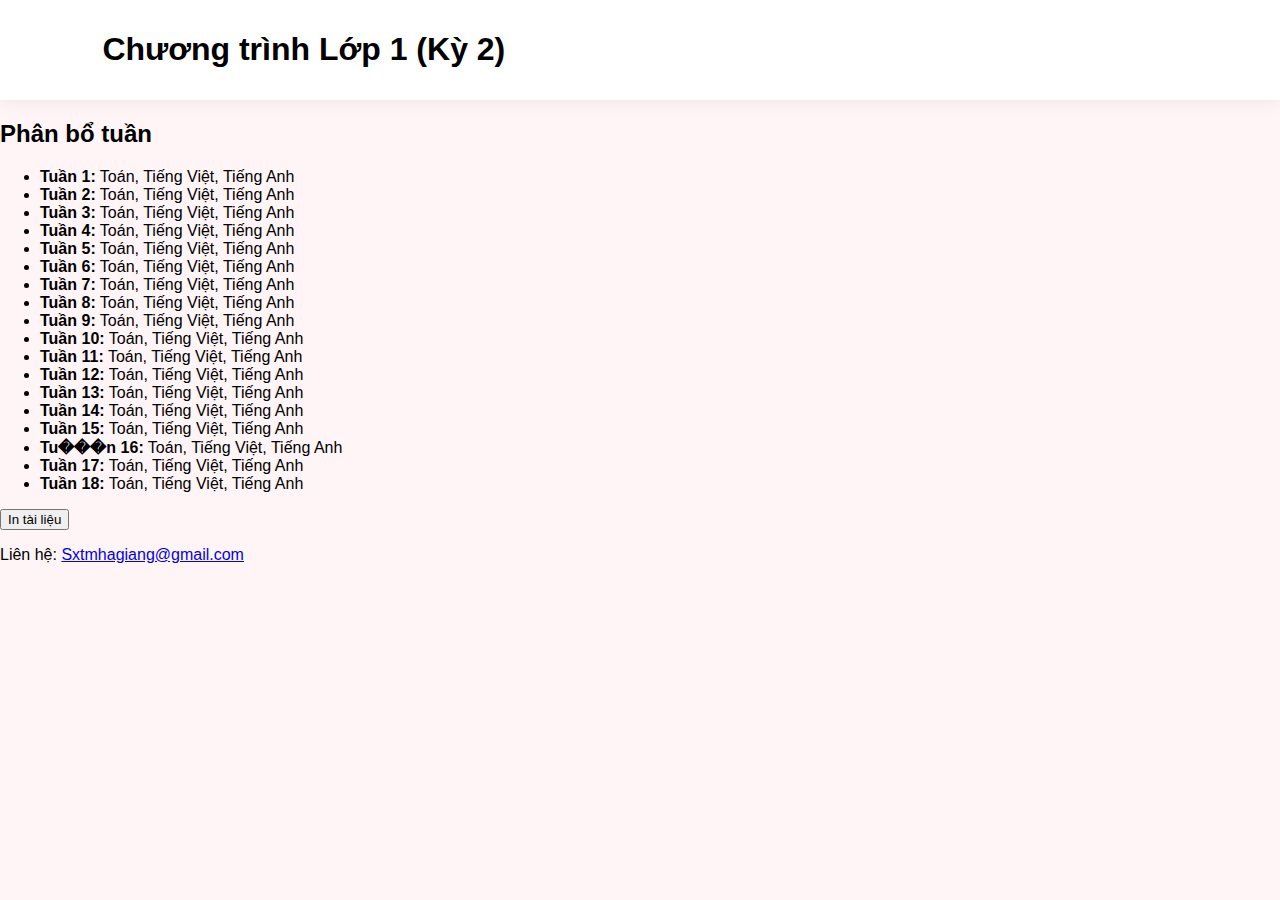
<file: lop1.html>
<!DOCTYPE html>
<html lang="en">
<head>
    <meta charset="UTF-8">
    <meta name="viewport" content="width=device-width, initial-scale=1.0">
    <title>Lớp 1 (Kỳ 2) Program Page</title>
    <link rel="stylesheet" href="style.css">
</head>
<body>
    <header>
        <h1>Chương trình Lớp 1 (Kỳ 2)</h1>
    </header>
    <main>
        <section>
            <h2>Phân bổ tuần</h2>
            <ul>
                <li><strong>Tuần 1:</strong> Toán, Tiếng Việt, Tiếng Anh</li>
                <li><strong>Tuần 2:</strong> Toán, Tiếng Việt, Tiếng Anh</li>
                <li><strong>Tuần 3:</strong> Toán, Tiếng Việt, Tiếng Anh</li>
                <li><strong>Tuần 4:</strong> Toán, Tiếng Việt, Tiếng Anh</li>
                <li><strong>Tuần 5:</strong> Toán, Tiếng Việt, Tiếng Anh</li>
                <li><strong>Tuần 6:</strong> Toán, Tiếng Việt, Tiếng Anh</li>
                <li><strong>Tuần 7:</strong> Toán, Tiếng Việt, Tiếng Anh</li>
                <li><strong>Tuần 8:</strong> Toán, Tiếng Việt, Tiếng Anh</li>
                <li><strong>Tuần 9:</strong> Toán, Tiếng Việt, Tiếng Anh</li>
                <li><strong>Tuần 10:</strong> Toán, Tiếng Việt, Tiếng Anh</li>
                <li><strong>Tuần 11:</strong> Toán, Tiếng Việt, Tiếng Anh</li>
                <li><strong>Tuần 12:</strong> Toán, Tiếng Việt, Tiếng Anh</li>
                <li><strong>Tuần 13:</strong> Toán, Tiếng Việt, Tiếng Anh</li>
                <li><strong>Tuần 14:</strong> Toán, Tiếng Việt, Tiếng Anh</li>
                <li><strong>Tuần 15:</strong> Toán, Tiếng Việt, Tiếng Anh</li>
                <li><strong>Tu���n 16:</strong> Toán, Tiếng Việt, Tiếng Anh</li>
                <li><strong>Tuần 17:</strong> Toán, Tiếng Việt, Tiếng Anh</li>
                <li><strong>Tuần 18:</strong> Toán, Tiếng Việt, Tiếng Anh</li>
            </ul>
        </section>
        <section>
            <button onclick="window.print()">In tài liệu</button>
        </section>
        <footer>
            <p>Liên hệ: <a href="mailto:Sxtmhagiang@gmail.com">Sxtmhagiang@gmail.com</a></p>
        </footer>
    </main>
</body>
</html>
</file>
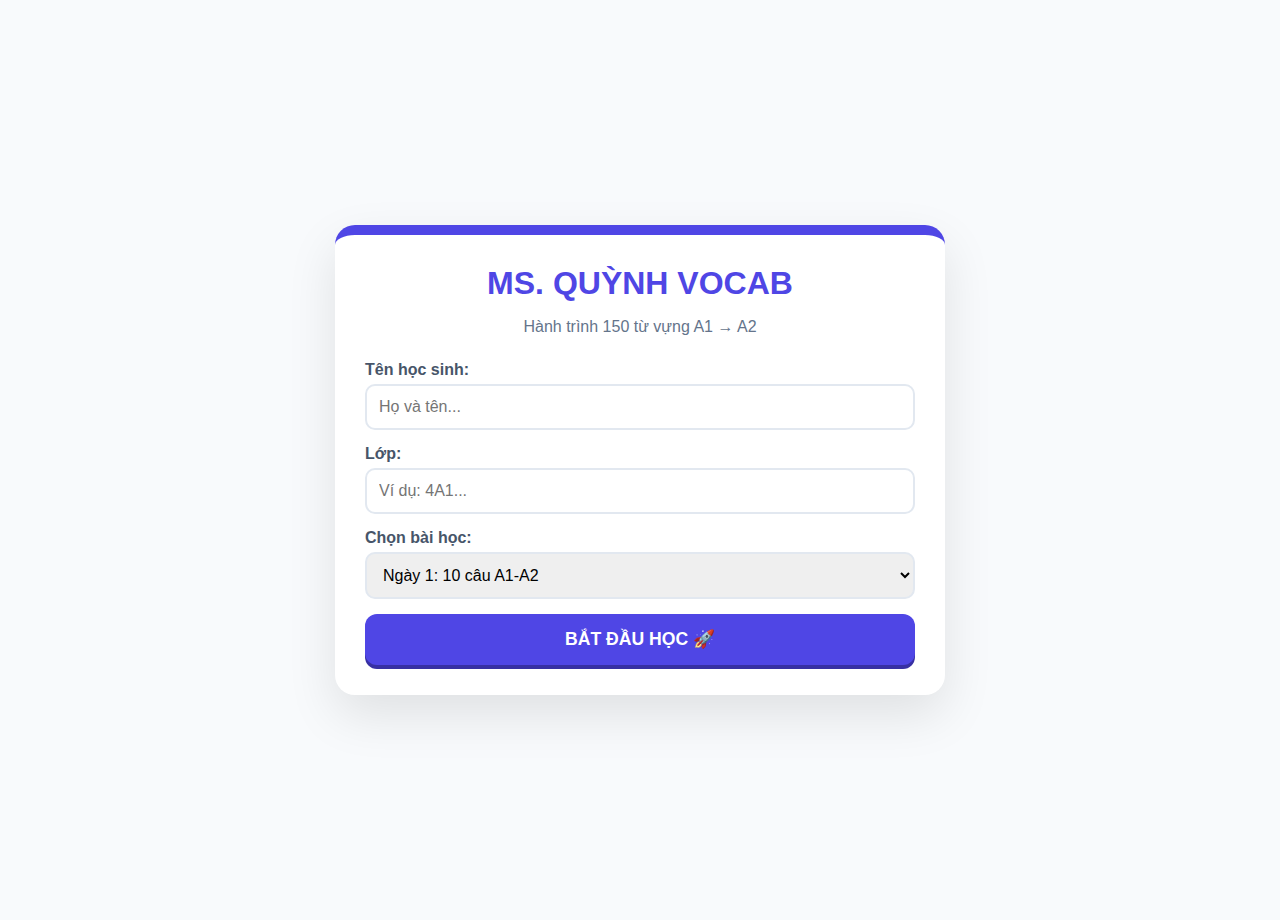
<file: lopA1.html>
<!DOCTYPE html>
<html lang="vi">
<head>
    <meta charset="UTF-8">
    <meta name="viewport" content="width=device-width, initial-scale=1.0">
    <title>MS. QUYNH'S 150 VOCAB MASTER</title>
    <style>
        :root { --primary: #4f46e5; --success: #10b981; --error: #ef4444; --accent: #f59e0b; --bg: #f8fafc; }
        body { font-family: 'Segoe UI', Tahoma, sans-serif; background: var(--bg); display: flex; justify-content: center; align-items: center; min-height: 100vh; margin: 0; padding: 10px; }
        #app-container { background: white; width: 100%; max-width: 550px; padding: 30px; border-radius: 20px; box-shadow: 0 20px 50px rgba(0,0,0,0.1); border-top: 10px solid var(--primary); text-align: center; }
        .input-group { text-align: left; margin-bottom: 15px; }
        label { display: block; font-weight: bold; margin-bottom: 5px; color: #475569; }
        input[type="text"], select { width: 100%; padding: 12px; border: 2px solid #e2e8f0; border-radius: 10px; font-size: 1em; box-sizing: border-box; }
        .progress-bar { width: 100%; height: 12px; background: #e2e8f0; border-radius: 6px; overflow: hidden; margin: 20px 0; }
        #progress-fill { height: 100%; background: var(--success); width: 0%; transition: 0.5s; }
        .sentence-box { background: #f1f5f9; padding: 25px; border-radius: 15px; border: 1px dashed #cbd5e1; margin: 20px 0; font-size: 1.3em; line-height: 1.5; min-height: 90px; display: flex; align-items: center; justify-content: center; }
        .blank { color: var(--primary); font-weight: bold; border-bottom: 3px solid var(--primary); padding: 0 5px; }
        .btn { background: var(--primary); color: white; border: none; padding: 15px; width: 100%; border-radius: 12px; font-weight: bold; cursor: pointer; font-size: 1.1em; transition: 0.2s; box-shadow: 0 4px 0 #3730a3; }
        .btn:active { transform: translateY(2px); box-shadow: 0 2px 0 #3730a3; }
        #report-card { border: 4px double var(--primary); padding: 25px; border-radius: 15px; text-align: left; position: relative; }
        .stamp { position: absolute; right: 10px; top: 10px; border: 3px solid var(--success); color: var(--success); padding: 5px; transform: rotate(15deg); font-weight: bold; border-radius: 5px; }
        .hidden { display: none; }
        #feedback { height: 35px; margin: 10px 0; font-weight: bold; }
    </style>
</head>
<body>

<div id="app-container">
    <div id="login-screen">
        <h1 style="color: var(--primary); margin: 0;">MS. QUỲNH VOCAB</h1>
        <p style="color: #64748b; margin-bottom: 25px;">Hành trình 150 từ vựng A1 → A2</p>
        <div class="input-group"><label>Tên học sinh:</label><input type="text" id="student-name" placeholder="Họ và tên..."></div>
        <div class="input-group"><label>Lớp:</label><input type="text" id="student-class" placeholder="Ví dụ: 4A1..."></div>
        <div class="input-group"><label>Chọn bài học:</label><select id="day-select"></select></div>
        <button class="btn" onclick="startApp()">BẮT ĐẦU HỌC 🚀</button>
    </div>

    <div id="study-screen" class="hidden">
        <div style="display: flex; justify-content: space-between; font-weight: bold; color: #64748b;">
            <span id="header-info"></span>
            <span id="timer" style="color: var(--accent);">⏱ 00:00</span>
        </div>
        <div class="progress-bar"><div id="progress-fill"></div></div>
        <button onclick="speakSentence()" style="background:none; border:none; color:var(--primary); cursor:pointer; font-weight:bold;">🔊 NGHE CÂU HỎI</button>
        <div class="sentence-box" id="display-sentence"></div>
        <input type="text" id="user-input" placeholder="Gõ từ còn thiếu..." autocomplete="off">
        <div id="feedback"></div>
        <button class="btn" onclick="checkAnswer()">KIỂM TRA</button>
    </div>

    <div id="result-screen" class="hidden">
        <div id="report-card">
            <div class="stamp">HOÀN THÀNH</div>
            <h2 style="text-align: center; color: var(--primary); border-bottom: 2px solid #eee;">PHIẾU KẾT QUẢ</h2>
            <p><strong>Học sinh:</strong> <span id="res-name"></span></p>
            <p><strong>Lớp:</strong> <span id="res-class"></span></p>
            <p><strong>Bài học:</strong> Ngày <span id="res-day"></span></p>
            <p><strong>Thời gian:</strong> <span id="res-time"></span></p>
            <p><strong>Ngày làm:</strong> <span id="res-date"></span></p>
            <p><strong>Nhận xét:</strong> <span id="res-comment" style="color: var(--primary); font-weight: bold;"></span></p>
        </div>
        <button class="btn" style="margin-top: 20px; background: #64748b;" onclick="location.reload()">HỌC BÀI KHÁC</button>
    </div>
</div>

<script>
const vocabData = {
    1: [{q: "I need to _____ for my English exam.", a: "prepare", h: "Chuẩn bị"}, {q: "This cake is very _____, thank you!", a: "delicious", h: "Ngon tuyệt"}, {q: "The weather is _____ for a picnic.", a: "perfect", h: "Hoàn hảo"}, {q: "Can you _____ me the salt, please?", a: "pass", h: "Đưa cho"}, {q: "She has a big _____ of stamps.", a: "collection", h: "Bộ sưu tập"}, {q: "It's _____ to wash your hands often.", a: "important", h: "Quan trọng"}, {q: "The library is a _____ place to study.", a: "quiet", h: "Yên tĩnh"}, {q: "He is a very _____ and kind man.", a: "gentle", h: "Hiền lành"}, {q: "I am _____ to see you again!", a: "glad", h: "Vui mừng"}, {q: "Be _____ when you cross the street.", a: "careful", h: "Cẩn thận"}],
    2: [{q: "The teacher _____ the lesson clearly.", a: "explained", h: "Giải thích"}, {q: "I made a _____ to help my mom.", a: "promise", h: "Lời hứa"}, {q: "We must _____ our environment.", a: "protect", h: "Bảo vệ"}, {q: "It is _____ to bring an umbrella.", a: "necessary", h: "Cần thiết"}, {q: "I felt _____ when I saw the ghost.", a: "frightened", h: "Sợ hãi"}, {q: "She is the most _____ student in class.", a: "clever", h: "Thông minh"}, {q: "This puzzle is too _____ for me.", a: "difficult", h: "Khó"}, {q: "The stars are _____ brightly tonight.", a: "shining", h: "Tỏa sáng"}, {q: "I want to _____ the forest with you.", a: "explore", h: "Khám phá"}, {q: "My parents gave me a nice _____.", a: "present", h: "Món quà"}],
    3: [{q: "Please _____ the window, it's cold.", a: "close", h: "Đóng"}, {q: "He _____ a new car last month.", a: "bought", h: "Đã mua"}, {q: "I _____ my keys in the office.", a: "forgot", h: "Đã quên"}, {q: "The baby is _____ on the sofa.", a: "sleeping", h: "Đang ngủ"}, {q: "Eat _____ food to stay healthy.", a: "healthy", h: "Lành mạnh"}, {q: "She is _____ about the party.", a: "excited", h: "Hào hứng"}, {q: "They built a new _____ over the river.", a: "bridge", h: "Cây cầu"}, {q: "I was _____ when I missed the bus.", a: "disappointed", h: "Thất vọng"}, {q: "The dog is _____ its tail.", a: "wagging", h: "Vẫy (đuôi)"}, {q: "My uncle is a _____ doctor.", a: "famous", h: "Nổi tiếng"}],
    4: [{q: "I will _____ you at the zoo.", a: "meet", h: "Gặp mặt"}, {q: "Can you _____ the answer?", a: "guess", h: "Đoán"}, {q: "The lake is too _____ to swim.", a: "shallow", h: "Nông"}, {q: "He is very _____ of his new bike.", a: "proud", h: "Tự hào"}, {q: "Speak in a low _____, please.", a: "voice", h: "Giọng nói"}, {q: "The cat is in the _____.", a: "garden", h: "Khu vườn"}, {q: "I have _____ at 8 AM.", a: "breakfast", h: "Bữa sáng"}, {q: "Wait for a _____, please.", a: "moment", h: "Giây lát"}, {q: "The hill is very _____.", a: "steep", h: "Dốc"}, {q: "Don't _____ in the library.", a: "shout", h: "Hét lên"}],
    5: [{q: "I love listening to _____.", a: "music", h: "Âm nhạc"}, {q: "The rose has a sweet _____.", a: "smell", h: "Mùi hương"}, {q: "He told a _____ story.", a: "funny", h: "Vui nhộn"}, {q: "She _____ her hair every day.", a: "brushes", h: "Chải"}, {q: "This soup is very _____.", a: "salty", h: "Mặn"}, {q: "Let's go _____ in the pool.", a: "swimming", h: "Bơi lội"}, {q: "I lost my _____ yesterday.", a: "wallet", h: "Ví tiền"}, {q: "The bird has red _____.", a: "feathers", h: "Lông vũ"}, {q: "I am very _____ now.", a: "hungry", h: "Đói"}, {q: "Turn off the _____ please.", a: "light", h: "Đèn"}],
    6: [{q: "The cat is _____ the table.", a: "under", h: "Dưới"}, {q: "I love to _____ around the world.", a: "travel", h: "Du lịch"}, {q: "She is a _____ dancer.", a: "graceful", h: "Duyên dáng"}, {q: "This knife is very _____.", a: "sharp", h: "Sắc"}, {q: "I like _____ fruit.", a: "fresh", h: "Tươi"}, {q: "Who _____ the game?", a: "won", h: "Thắng"}, {q: "Can you _____ me a pen?", a: "lend", h: "Mượn"}, {q: "Your hands are _____.", a: "dirty", h: "Bẩn"}, {q: "I have a _____ for you.", a: "surprise", h: "Ngạc nhiên"}, {q: "The street is very _____.", a: "narrow", h: "Hẹp"}],
    7: [{q: "The sun is very _____ today.", a: "bright", h: "Sáng"}, {q: "The box is too _____ to carry.", a: "heavy", h: "Nặng"}, {q: "The glass is _____.", a: "empty", h: "Trống"}, {q: "He is a _____ man.", a: "strong", h: "Khỏe"}, {q: "This task is very _____.", a: "simple", h: "Đơn giản"}, {q: "I like _____ houses.", a: "modern", h: "Hiện đại"}, {q: "A phone is very _____.", a: "useful", h: "Hữu ích"}, {q: "You should be _____.", a: "polite", h: "Lịch sự"}, {q: "She is an _____ girl.", a: "active", h: "Năng động"}, {q: "Tell me the _____ truth.", a: "honest", h: "Trung thực"}],
    8: [{q: "I often _____ letters to my penpal.", a: "write", h: "Viết"}, {q: "She _____ a beautiful song.", a: "sang", h: "Hát"}, {q: "Can you _____ the door?", a: "lock", h: "Khóa"}, {q: "The car is very _____.", a: "expensive", h: "Đắt"}, {q: "He is a _____ boy.", a: "brave", h: "Dũng cảm"}, {q: "It is _____ outside.", a: "cloudy", h: "Nhiều mây"}, {q: "I am _____ for the lesson.", a: "ready", h: "Sẵn sàng"}, {q: "The floor is _____.", a: "slippery", h: "Trơn"}, {q: "I _____ a loud noise.", a: "heard", h: "Nghe thấy"}, {q: "She _____ her ring.", a: "lost", h: "Mất"}],
    9: [{q: "My bedroom is very _____.", a: "messy", h: "Bừa bộn"}, {q: "He _____ the window.", a: "broke", h: "Làm vỡ"}, {q: "The water is _____.", a: "deep", h: "Sâu"}, {q: "She has _____ hair.", a: "curly", h: "Xoăn"}, {q: "I like to _____ mountains.", a: "climb", h: "Leo"}, {q: "The plane _____ at 6.", a: "arrives", h: "Đến nơi"}, {q: "He is very _____.", a: "lazy", h: "Lười"}, {q: "I _____ a ghost!", a: "saw", h: "Thấy"}, {q: "The soup is _____.", a: "hot", h: "Nóng"}, {q: "It's a _____ story.", a: "scary", h: "Đáng sợ"}],
    10: [{q: "I am _____ of spiders.", a: "afraid", h: "Sợ"}, {q: "He _____ me a secret.", a: "told", h: "Kể"}, {q: "The baby is _____.", a: "crying", h: "Khóc"}, {q: "I need some _____.", a: "advice", h: "Lời khuyên"}, {q: "She is very _____.", a: "pretty", h: "Xinh"}, {q: "The box is _____.", a: "square", h: "Vuông"}, {q: "I _____ a new dress.", a: "chose", h: "Chọn"}, {q: "The tea is _____.", a: "bitter", h: "Đắng"}, {q: "He is a _____ student.", a: "bright", h: "Sáng dạ"}, {q: "It's a _____ day.", a: "lovely", h: "Đáng yêu"}],
    11: [{q: "I _____ my bike to school.", a: "ride", h: "Cưỡi/Đi"}, {q: "The giant is _____.", a: "huge", h: "Khổng lồ"}, {q: "She _____ her keys.", a: "found", h: "Tìm thấy"}, {q: "The juice is _____.", a: "sour", h: "Chua"}, {q: "He is very _____.", a: "rich", h: "Giàu"}, {q: "I _____ a mistake.", a: "made", h: "Mắc"}, {q: "The movie was _____.", a: "boring", h: "Chán"}, {q: "She _____ at the joke.", a: "laughed", h: "Cười"}, {q: "I am _____ today.", a: "bored", h: "Buồn chán"}, {q: "The wind is _____.", a: "strong", h: "Mạnh"}],
    12: [{q: "He _____ his car.", a: "washed", h: "Rửa"}, {q: "The pillow is _____.", a: "soft", h: "Mềm"}, {q: "I _____ the answer.", a: "know", h: "Biết"}, {q: "She is _____ of heights.", a: "scared", h: "Sợ"}, {q: "The bread is _____.", a: "stale", h: "Cũ/Hẻo"}, {q: "I _____ a gift.", a: "received", h: "Nhận"}, {q: "The sky is _____.", a: "clear", h: "Trong xanh"}, {q: "He _____ the wall.", a: "painted", h: "Sơn"}, {q: "It's a _____ movie.", a: "sad", h: "Buồn"}, {q: "She _____ a cake.", a: "baked", h: "Nướng"}],
    13: [{q: "The road is _____.", a: "rough", h: "Gồ ghề"}, {q: "He _____ a doctor.", a: "became", h: "Trở thành"}, {q: "I _____ my tea.", a: "spilled", h: "Làm đổ"}, {q: "The coffee is _____.", a: "strong", h: "Đậm đặc"}, {q: "She is very _____.", a: "kind", h: "Tốt bụng"}, {q: "I _____ my room.", a: "cleaned", h: "Dọn dẹp"}, {q: "The light is _____.", a: "dim", h: "Mờ"}, {q: "He _____ his team.", a: "joined", h: "Gia nhập"}, {q: "It's a _____ house.", a: "large", h: "Rộng"}, {q: "She _____ her homework.", a: "finished", h: "Xong"}],
    14: [{q: "The bag is _____.", a: "light", h: "Nhẹ"}, {q: "He _____ a hole.", a: "dug", h: "Đào"}, {q: "I _____ my dinner.", a: "cooked", h: "Nấu"}, {q: "The ice is _____.", a: "cold", h: "Lạnh"}, {q: "She is _____ now.", a: "angry", h: "Giận"}, {q: "I _____ the bus.", a: "caught", h: "Bắt (xe)"}, {q: "The sea is _____.", a: "calm", h: "Yên tĩnh"}, {q: "He _____ his name.", a: "spelled", h: "Đánh vần"}, {q: "It's a _____ tree.", a: "tall", h: "Cao"}, {q: "She _____ the bird.", a: "fed", h: "Cho ăn"}],
    15: [{q: "The knife is _____.", a: "blunt", h: "Cùn"}, {q: "He _____ the truth.", a: "hid", h: "Giấu"}, {q: "I _____ the race.", a: "ran", h: "Chạy"}, {q: "The room is _____.", a: "bright", h: "Sáng"}, {q: "She is _____ today.", a: "happy", h: "Vui"}, {q: "I _____ a letter.", a: "sent", h: "Gửi"}, {q: "The water is _____.", a: "frozen", h: "Đông đá"}, {q: "He _____ a poem.", a: "wrote", h: "Viết"}, {q: "It's a _____ dog.", a: "small", h: "Nhỏ"}, {q: "She _____ her hand.", a: "raised", h: "Giơ"}]
};

let activeWords = [], totalQ = 10, startTime, timerInt, student = {};
const synth = window.speechSynthesis;

const sel = document.getElementById('day-select');
for(let i=1; i<=15; i++) {
    let o = document.createElement('option'); o.value = i; o.innerText = `Ngày ${i}: 10 câu A1-A2`;
    sel.appendChild(o);
}

function speakSentence() {
    synth.cancel();
    const item = activeWords[0];
    const u = new SpeechSynthesisUtterance(item.q.replace("_____", item.a));
    u.lang = 'en-US'; u.rate = 0.8; synth.speak(u);
}

function startApp() {
    const n = document.getElementById('student-name').value;
    const c = document.getElementById('student-class').value;
    if(!n || !c) return alert("Điền tên và lớp con nhé!");
    student = { name: n, class: c, day: sel.value };
    activeWords = [...vocabData[student.day]].sort(() => Math.random() - 0.5);
    document.getElementById('login-screen').classList.add('hidden');
    document.getElementById('study-screen').classList.remove('hidden');
    document.getElementById('header-info').innerText = `${n} - Lớp ${c}`;
    startTime = new Date();
    timerInt = setInterval(() => {
        let diff = Math.floor((new Date() - startTime) / 1000);
        document.getElementById('timer').innerText = `⏱ ${Math.floor(diff/60).toString().padStart(2,'0')}:${(diff%60).toString().padStart(2,'0')}`;
    }, 1000);
    render();
}

function render() {
    if(activeWords.length === 0) return finish();
    const itm = activeWords[0];
    document.getElementById('display-sentence').innerHTML = itm.q.replace("_____", `<span class="blank">_______</span>`);
    document.getElementById('feedback').innerText = `Gợi ý: ${itm.h}`;
    document.getElementById('feedback').className = "";
    document.getElementById('user-input').value = "";
    document.getElementById('user-input').focus();
    document.getElementById('progress-fill').style.width = `${((10-activeWords.length)/10)*100}%`;
    setTimeout(speakSentence, 600);
}

function checkAnswer() {
    const input = document.getElementById('user-input').value.trim().toLowerCase();
    const ans = activeWords[0].a.toLowerCase();
    if(input === ans) {
        document.getElementById('feedback').innerText = "ĐÚNG RỒI! ✨";
        document.getElementById('feedback').className = "success";
        synth.speak(new SpeechSynthesisUtterance(ans));
        setTimeout(() => { activeWords.shift(); render(); }, 1000);
    } else {
        document.getElementById('feedback').innerText = `SAI RỒI! Từ đó là: ${ans}`;
        document.getElementById('feedback').className = "error";
        const w = activeWords.shift(); activeWords.push(w);
        setTimeout(render, 2500);
    }
}

function finish() {
    clearInterval(timerInt);
    document.getElementById('study-screen').classList.add('hidden');
    document.getElementById('result-screen').classList.remove('hidden');
    document.getElementById('res-name').innerText = student.name;
    document.getElementById('res-class').innerText = student.class;
    document.getElementById('res-day').innerText = student.day;
    document.getElementById('res-time').innerText = document.getElementById('timer').innerText.replace('⏱ ','');
    document.getElementById('res-date').innerText = new Date().toLocaleDateString('vi-VN');
    const sec = Math.floor((new Date() - startTime) / 1000);
    document.getElementById('res-comment').innerText = sec < 80 ? "XUẤT SẮC! Cô Quỳnh rất tự hào về con! 🌟" : "HOÀN THÀNH! Con luyện tập thêm để nhanh hơn nhé!";
}

document.getElementById('user-input').addEventListener('keypress', (e) => { if(e.key === 'Enter') checkAnswer(); });
</script>
</body>
</html>
</file>
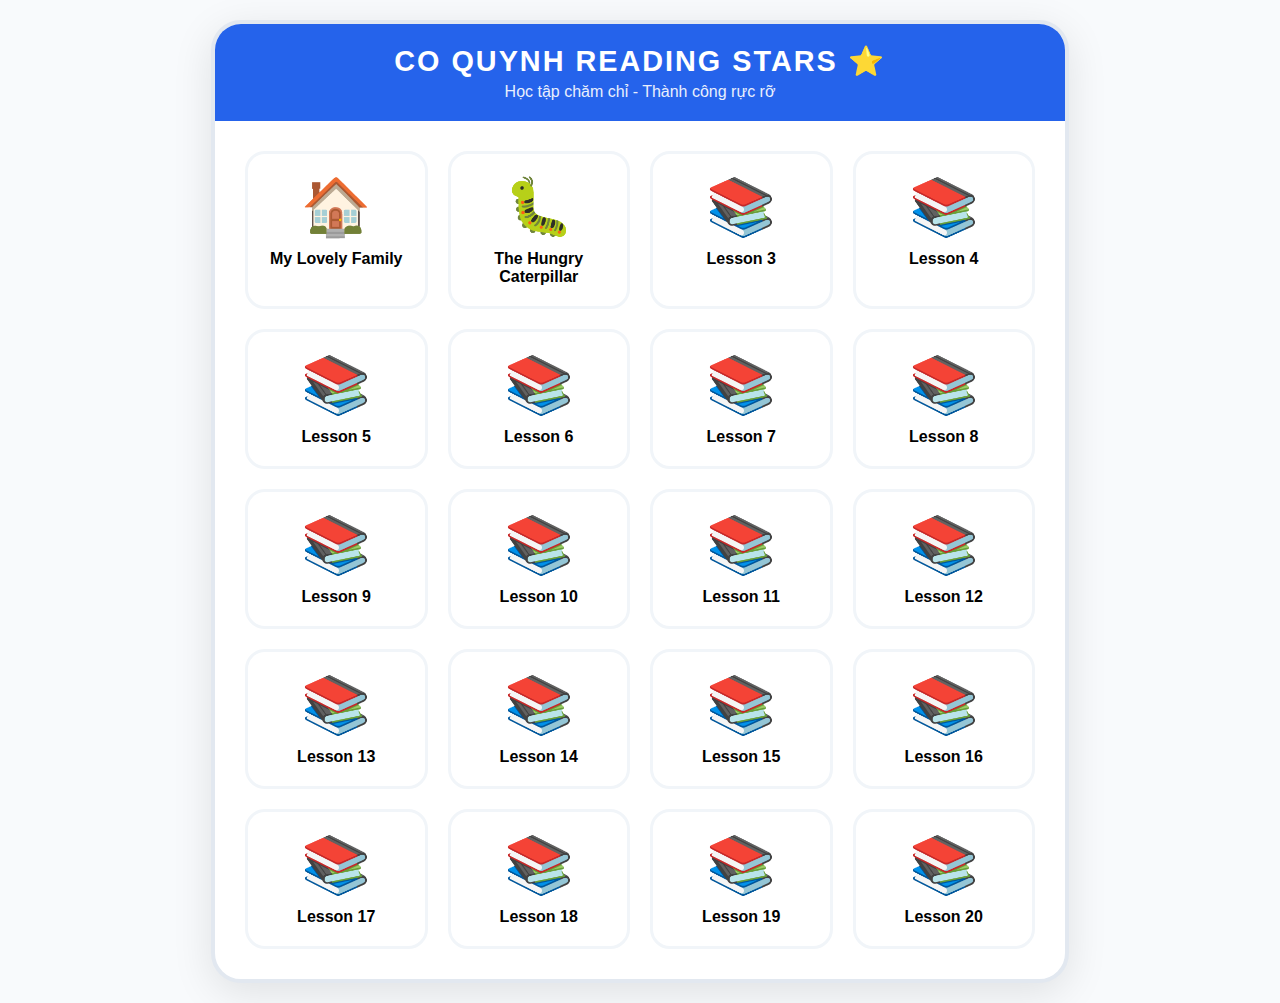
<file: reading.html>
<!DOCTYPE html>
<html lang="vi">
<head>
    <meta charset="UTF-8">
    <title>CO QUYNH READING STARS - RAZ LEVEL A2</title>
    <style>
        :root { --primary: #2563eb; --secondary: #10b981; --accent: #f59e0b; --bg: #f8fafc; }
        body { font-family: 'Comic Sans MS', 'Segoe UI', sans-serif; background: var(--bg); margin: 0; padding: 20px; display: flex; justify-content: center; }
        #app-container { background: white; width: 100%; max-width: 850px; border-radius: 30px; box-shadow: 0 10px 40px rgba(0,0,0,0.1); overflow: hidden; border: 4px solid #e2e8f0; }
        
        /* Header */
        .app-header { background: var(--primary); color: white; padding: 20px; text-align: center; position: relative; }
        .app-header h1 { margin: 0; font-size: 1.8em; text-transform: uppercase; letter-spacing: 2px; }
        .app-header p { margin: 5px 0 0; opacity: 0.9; }

        /* Library */
        .library { padding: 30px; display: grid; grid-template-columns: repeat(auto-fill, minmax(160px, 1fr)); gap: 20px; }
        .book-item { background: white; border: 3px solid #f1f5f9; border-radius: 20px; padding: 20px; text-align: center; cursor: pointer; transition: 0.3s; position: relative; }
        .book-item:hover { transform: translateY(-5px); border-color: var(--primary); box-shadow: 0 10px 20px rgba(37, 99, 235, 0.1); }
        .book-icon { font-size: 3.5em; display: block; margin-bottom: 10px; }

        /* Reader Area */
        .reader-zone { padding: 40px; text-align: center; }
        .timer-badge { background: #fee2e2; color: #ef4444; padding: 8px 15px; border-radius: 50px; font-weight: bold; margin-bottom: 20px; display: inline-block; }
        .story-content { font-size: 1.8em; line-height: 1.8; color: #1e293b; margin: 30px 0; background: #fffcf0; padding: 30px; border-radius: 20px; border: 2px solid #fef3c7; }
        
        /* Buttons */
        .btn-group { display: flex; justify-content: center; gap: 15px; flex-wrap: wrap; }
        .btn { padding: 15px 30px; border: none; border-radius: 15px; cursor: pointer; font-weight: bold; font-size: 1.1em; transition: 0.2s; color: white; }
        .btn-listen { background: var(--accent); }
        .btn-quiz { background: var(--primary); }
        .btn-back { background: #64748b; margin-top: 20px; }

        /* Quiz Area */
        .quiz-zone { padding: 40px; }
        .option-btn { display: block; width: 100%; padding: 15px; margin: 10px 0; border: 2px solid #e2e8f0; border-radius: 12px; font-size: 1.1em; text-align: left; cursor: pointer; background: white; }
        .option-btn:hover { background: #f1f5f9; border-color: var(--primary); }

        .report-card { background: #f0fdf4; border: 3px solid var(--secondary); border-radius: 20px; padding: 30px; text-align: center; }
        .hidden { display: none; }
    </style>
</head>
<body>

<div id="app-container">
    <div class="app-header">
        <h1>CO QUYNH READING STARS ⭐</h1>
        <p id="sub-header">Học tập chăm chỉ - Thành công rực rỡ</p>
    </div>

    <div id="library-screen" class="library"></div>

    <div id="reading-screen" class="reader-zone hidden">
        <div class="timer-badge">⏱ Thời gian đọc: <span id="timer-val">00:00</span></div>
        <h2 id="story-title" style="color:var(--primary); font-size: 2em;"></h2>
        <div id="story-text" class="story-content"></div>
        <div class="btn-group">
            <button class="btn btn-listen" onclick="listen()">🔊 Nghe máy đọc</button>
            <button class="btn btn-quiz" onclick="startQuiz()">📝 Làm bài tập</button>
        </div>
        <button class="btn btn-back" onclick="goHome()">⬅ Quay lại thư viện</button>
    </div>

    <div id="quiz-screen" class="quiz-zone hidden">
        <div id="quiz-header" style="display:flex; justify-content: space-between; font-weight:bold; margin-bottom: 20px;">
            <span id="q-count">Câu hỏi 1/5</span>
            <span style="color:var(--primary)">Học sinh: <span id="current-student"></span></span>
        </div>
        <div id="q-text" style="font-size: 1.5em; font-weight: bold; margin-bottom: 20px;"></div>
        <div id="options-box"></div>
    </div>

    <div id="result-screen" class="quiz-zone hidden">
        <div class="report-card">
            <h2 style="color:var(--secondary)">KẾT QUẢ CỦA CON</h2>
            <div style="font-size: 1.5em; margin: 20px 0;">
                <p>Số câu đúng: <b id="final-score">0/5</b></p>
                <p>Thời gian thực hiện: <b id="final-time">00:00</b></p>
            </div>
            <div id="teacher-comment" style="font-style: italic; color: #475569; padding: 15px; border-top: 1px solid #eee;"></div>
            <button class="btn btn-quiz" onclick="goHome()" style="margin-top:20px;">Hoàn thành</button>
        </div>
    </div>
</div>

<script>
const books = [
    { id: 1, title: "My Lovely Family", icon: "🏠", content: "I love my family very much. My father is a doctor. My mother is a teacher. I have a little sister. We like to play together at the park every Sunday.", 
      quiz: [
        {q: "What is the father's job?", a: "Doctor", o: ["Doctor", "Teacher"]},
        {q: "Does the writer have a sister?", a: "Yes", o: ["Yes", "No"]},
        {q: "Where do they play?", a: "At the park", o: ["At home", "At the park"]},
        {q: "When do they go to the park?", a: "Sunday", o: ["Sunday", "Monday"]},
        {q: "Is the sister big or little?", a: "Little", o: ["Big", "Little"]}
      ]
    },
    { id: 2, title: "The Hungry Caterpillar", icon: "🐛", content: "A small caterpillar is very hungry. He eats an apple on Monday. He eats two pears on Tuesday. He eats a lot of food. Then he becomes a beautiful butterfly.",
      quiz: [
        {q: "Is the caterpillar hungry?", a: "Yes", o: ["Yes", "No"]},
        {q: "What does he eat on Monday?", a: "An apple", o: ["An apple", "A pear"]},
        {q: "How many pears does he eat?", a: "Two", o: ["One", "Two"]},
        {q: "What does he become at the end?", a: "Butterfly", o: ["Butterfly", "Bee"]},
        {q: "Is the butterfly beautiful?", a: "Yes", o: ["Yes", "No"]}
      ]
    }
];

// Tạo đủ 20 bài
for(let i=3; i<=20; i++) {
    books.push({ id: i, title: "Lesson " + i, icon: "📚", content: "This is a new story for you to read. Enjoy your learning time with Co Quynh!", quiz: [] });
}

let currentBook = null;
let currentQIdx = 0;
let score = 0;
let seconds = 0;
let timerInterval = null;
let synth = window.speechSynthesis;
let studentName = "";

// Render Library
const lib = document.getElementById('library-screen');
books.forEach(b => {
    const div = document.createElement('div');
    div.className = 'book-item';
    div.innerHTML = `<span class="book-icon">${b.icon}</span><b>${b.title}</b>`;
    div.onclick = () => startReading(b);
    lib.appendChild(div);
});

function startReading(book) {
    if(!studentName) {
        studentName = prompt("Cô Quỳnh chào con, con tên là gì nhỉ?");
        if(!studentName) return;
    }
    currentBook = book;
    document.getElementById('library-screen').classList.add('hidden');
    document.getElementById('reading-screen').classList.remove('hidden');
    document.getElementById('story-title').innerText = book.title;
    document.getElementById('story-text').innerText = book.content;
    document.getElementById('current-student').innerText = studentName;
    
    // Start Timer
    seconds = 0;
    document.getElementById('timer-val').innerText = "00:00";
    clearInterval(timerInterval);
    timerInterval = setInterval(() => {
        seconds++;
        let m = Math.floor(seconds / 60).toString().padStart(2, '0');
        let s = (seconds % 60).toString().padStart(2, '0');
        document.getElementById('timer-val').innerText = `${m}:${s}`;
    }, 1000);
}

function listen() {
    synth.cancel();
    const u = new SpeechSynthesisUtterance(currentBook.content);
    u.lang = 'en-US'; u.rate = 0.8;
    synth.speak(u);
}

function startQuiz() {
    if(currentBook.quiz.length === 0) return alert("Bài học này đang đợi cô Quỳnh cập nhật câu hỏi con nhé!");
    currentQIdx = 0; score = 0;
    document.getElementById('reading-screen').classList.add('hidden');
    document.getElementById('quiz-screen').classList.remove('hidden');
    showQuestion();
}

function showQuestion() {
    const q = currentBook.quiz[currentQIdx];
    document.getElementById('q-count').innerText = `Câu hỏi ${currentQIdx + 1}/5`;
    document.getElementById('q-text').innerText = q.q;
    const box = document.getElementById('options-box');
    box.innerHTML = "";
    q.o.forEach(opt => {
        const btn = document.createElement('button');
        btn.className = 'option-btn';
        btn.innerText = opt;
        btn.onclick = () => {
            if(opt === q.a) score++;
            currentQIdx++;
            if(currentQIdx < 5) showQuestion(); else showResult();
        };
        box.appendChild(btn);
    });
}

function showResult() {
    clearInterval(timerInterval);
    document.getElementById('quiz-screen').classList.add('hidden');
    document.getElementById('result-screen').classList.remove('hidden');
    document.getElementById('final-score').innerText = `${score}/5`;
    document.getElementById('final-time').innerText = document.getElementById('timer-val').innerText;
    
    const comment = document.getElementById('teacher-comment');
    if(score === 5) comment.innerText = "🌟 Cô Quỳnh khen con! Con đọc rất tốt và hiểu bài sâu sắc.";
    else if(score >= 3) comment.innerText = "👍 Con làm tốt lắm! Lần sau hãy chú ý thời gian để đọc nhanh hơn nhé.";
    else comment.innerText = "📚 Con cần đọc lại bài kỹ hơn một chút. Đừng lo, luyện tập sẽ giỏi hơn!";
}

function goHome() {
    location.reload();
}
</script>
</body>
</html>
</file>
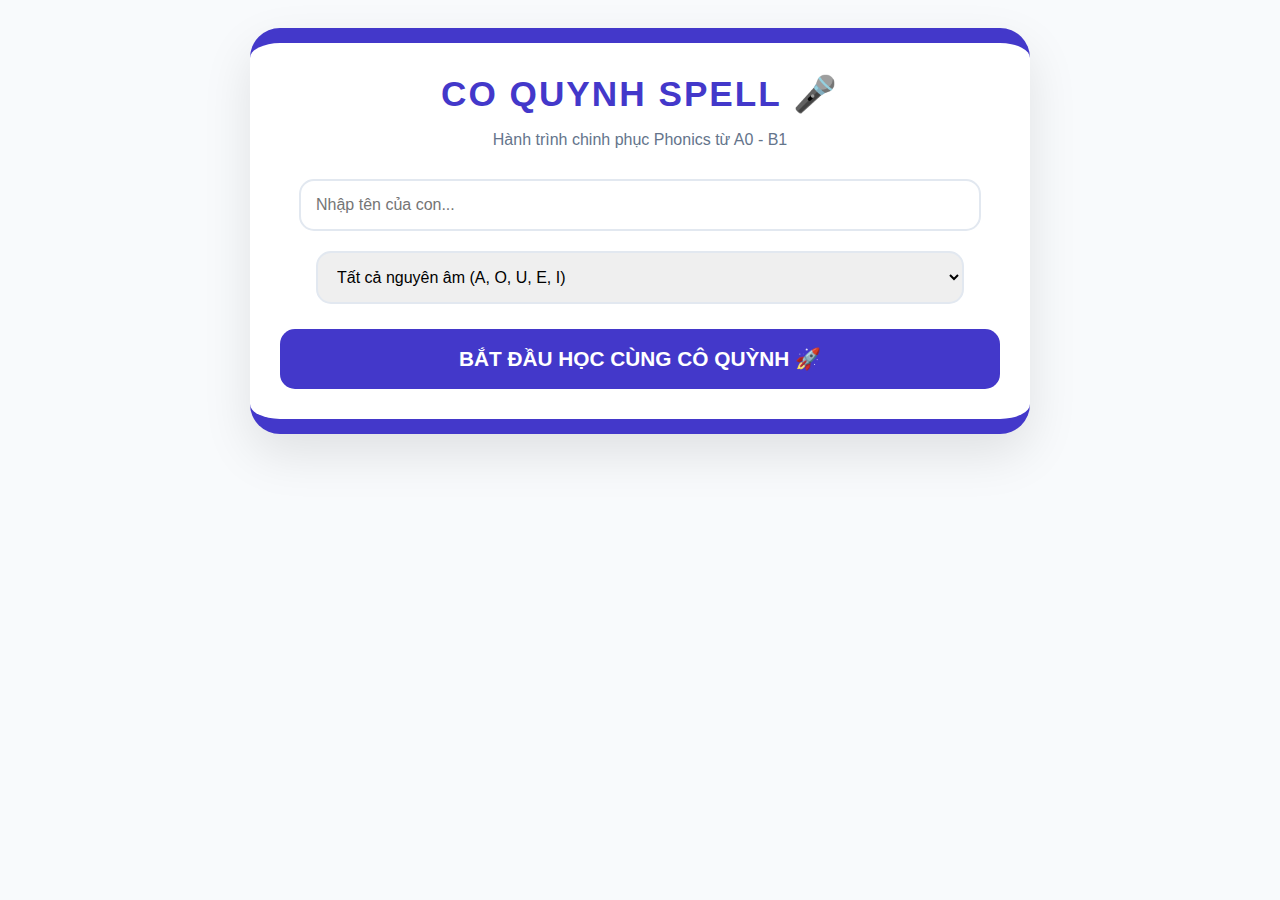
<file: spell.html>
<!DOCTYPE html>
<html lang="vi">
<head>
    <meta charset="UTF-8">
    <title>CO QUYNH PHONICS SPELL</title>
    <style>
        :root { --primary: #4338ca; --secondary: #f43f5e; --accent: #fbbf24; --bg: #f8fafc; }
        body { font-family: 'Comic Sans MS', 'Segoe UI', sans-serif; background: var(--bg); display: flex; justify-content: center; padding: 20px; }
        #app-container { background: white; width: 100%; max-width: 720px; padding: 30px; border-radius: 30px; box-shadow: 0 20px 50px rgba(0,0,0,0.1); border-top: 15px solid var(--primary); border-bottom: 15px solid var(--primary); }
        
        .header { text-align: center; margin-bottom: 20px; }
        .header h1 { color: var(--primary); font-size: 2.2em; margin: 0; text-transform: uppercase; letter-spacing: 2px; }
        
        .setup-box, .study-box { text-align: center; }
        input, select { width: 90%; padding: 15px; margin: 10px 0; border: 2px solid #e2e8f0; border-radius: 15px; font-size: 16px; outline: none; transition: 0.3s; }
        input:focus { border-color: var(--primary); box-shadow: 0 0 10px rgba(67, 56, 202, 0.2); }

        .sound-hub { background: #f1f5f9; padding: 15px; border-radius: 20px; margin-bottom: 20px; display: flex; flex-wrap: wrap; justify-content: center; gap: 8px; }
        .sound-btn { padding: 10px 15px; font-size: 1.1em; font-weight: bold; color: var(--primary); background: white; border: 2px solid #cbd5e1; border-radius: 12px; cursor: pointer; transition: 0.2s; }
        .sound-btn:hover { background: var(--primary); color: white; }

        .challenge-zone { background: #ffffff; padding: 25px; border-radius: 20px; border: 4px dashed #e2e8f0; margin-bottom: 20px; position: relative; }
        .hint-text { font-size: 3.2em; letter-spacing: 10px; font-weight: bold; color: var(--secondary); margin: 15px 0; text-transform: uppercase; }
        .instruction { font-size: 1.2em; color: #1e293b; font-weight: bold; min-height: 1.5em; }
        
        #user-input { width: 200px; font-size: 2.5em; text-align: center; color: var(--primary); border: 3px solid var(--primary); }
        .btn { background: var(--primary); color: white; border: none; padding: 18px; width: 100%; border-radius: 15px; font-weight: bold; font-size: 1.3em; cursor: pointer; margin-top: 15px; transition: 0.2s; }
        .btn:hover { filter: brightness(1.2); }
        
        .hidden { display: none; }
        #feedback { font-weight: bold; height: 30px; margin: 10px; font-size: 1.4em; }
        
        @media print { .no-print { display: none; } #print-area { display: block !important; } }
    </style>
</head>
<body>

<div id="app-container">
    <div id="setup-screen" class="setup-box">
        <div class="header">
            <h1>CO QUYNH SPELL 🎤</h1>
            <p style="color:#64748b;">Hành trình chinh phục Phonics từ A0 - B1</p>
        </div>
        <input type="text" id="std-name" placeholder="Nhập tên của con...">
        <select id="topic-select">
            <optgroup label="1. VOWELS (Nguyên âm)">
                <option value="v_all">Tất cả nguyên âm (A, O, U, E, I)</option>
            </optgroup>
            <optgroup label="2. CONSONANT DIGRAPHS">
                <option value="c_sh_ch">SH & CH (Ship, Chair...)</option>
                <option value="th_voiced">TH Hữu thanh (That, This, Mother...)</option>
                <option value="th_unvoiced">TH Vô thanh (Think, Math, Thin...)</option>
            </optgroup>
            <optgroup label="3. L & S BLENDS">
                <option value="pl_cl">PL & CL (Plane, Cloud...)</option>
                <option value="sm_sn">SM & SN (Smile, Snake...)</option>
            </optgroup>
            <optgroup label="4. ADVANCED (3-Letter Blends)">
                <option value="spl_squ">SPL & SQU (Splash, Square...)</option>
            </optgroup>
        </select>
        <button class="btn" onclick="startApp()">BẮT ĐẦU HỌC CÙNG CÔ QUỲNH 🚀</button>
    </div>

    <div id="study-screen" class="hidden">
        <div style="display:flex; justify-content:space-between; font-weight:bold; color:#64748b; margin-bottom:10px;">
            <span id="display-name"></span>
            <span id="timer">⏱ 00:00</span>
        </div>

        <div class="sound-hub">
            <button class="sound-btn" onclick="playSound('A')">A</button>
            <button class="sound-btn" onclick="playSound('E')">E</button>
            <button class="sound-btn" onclick="playSound('I')">I</button>
            <button class="sound-btn" onclick="playSound('O')">O</button>
            <button class="sound-btn" onclick="playSound('U')">U</button>
            <button class="sound-btn" onclick="playSound('sh')">SH</button>
            <button class="sound-btn" onclick="playSound('ch')">CH</button>
            <button class="sound-btn" onclick="playSound('th')">TH</button>
            <button class="sound-btn" onclick="playSound('S P L')">SPL</button>
            <button class="sound-btn" onclick="playSound('S Q U')">SQU</button>
        </div>

        <div class="challenge-zone">
            <div class="instruction" id="voice-msg">...</div>
            <div class="hint-text" id="hint-display">_ _ _ ASH</div>
            <div id="meaning-hint" style="color:#64748b; font-style: italic; font-size: 1.1em;"></div>
        </div>

        <div style="text-align: center;">
            <input type="text" id="user-input" placeholder="?" autocomplete="off">
            <div id="feedback"></div>
            <button class="btn" onclick="check()">KIỂM TRA ✅</button>
            <p onclick="render()" style="color:var(--primary); cursor:pointer; font-weight:bold; margin-top:15px; text-decoration: underline;">🔊 NGHE MÁY HỎI LẠI</p>
        </div>
    </div>

    <div id="report-screen" class="hidden">
        <div id="print-area">
            <center>
                <h2 style="color:var(--primary); margin:0;">CO QUYNH PHONICS SPELL</h2>
                <p>BÁO CÁO TIẾN ĐỘ HỌC TẬP</p>
            </center>
            <p>Học sinh: <b id="r-name"></b> | Bài học: <b id="r-topic"></b></p>
            <table border="1" style="width:100%; border-collapse: collapse; text-align: center;">
                <thead><tr style="background:#f1f5f9;"><th>Từ vựng</th><th>Âm khuyết</th><th>Kết quả</th></tr></thead>
                <tbody id="diary-body"></tbody>
            </table>
            <div style="margin-top:20px; padding:15px; background:#fff7ed; border-radius:10px; border: 1px solid #ffedd5;">
                <b>Lời nhắn từ cô Quỳnh:</b>
                <p id="r-comment"></p>
            </div>
        </div>
        <button class="btn no-print" style="background:#059669;" onclick="window.print()">🖨 IN PHIẾU GỬI PHỤ HUYNH</button>
        <button class="btn no-print" style="background:#64748b; margin-top:10px;" onclick="location.reload()">CHỌN BÀI KHÁC</button>
    </div>
</div>

<script>
const data = {
    v_all: [{w:"apple",h:"_PPLE",a:"A",m:"Quả táo"},{w:"dog",h:"D_G",a:"O",m:"Con chó"},{w:"duck",h:"D_CK",a:"U",m:"Con vịt"},{w:"hen",h:"H_N",a:"E",m:"Con gà"},{w:"pig",h:"P_G",a:"I",m:"Con lợn"}],
    c_sh_ch: [{w:"ship",h:"__IP",a:"SH",m:"Tàu thủy"},{w:"fish",h:"FI__",a:"SH",m:"Con cá"},{w:"chair",h:"__AIR",a:"CH",m:"Cái ghế"},{w:"chin",h:"__IN",a:"CH",m:"Cái cằm"}],
    th_voiced: [{w:"that",h:"__AT",a:"TH",m:"Kia (Hữu thanh)"},{w:"this",h:"__IS",a:"TH",m:"Này (Hữu thanh)"},{w:"mother",h:"MO__ER",a:"TH",m:"Mẹ (Hữu thanh)"}],
    th_unvoiced: [{w:"think",h:"__INK",a:"TH",m:"Suy nghĩ (Vô thanh)"},{w:"thank",h:"__ANK",a:"TH",m:"Cảm ơn (Vô thanh)"},{w:"math",h:"MA__",a:"TH",m:"Môn toán (Vô thanh)"}],
    pl_cl: [{w:"plane",h:"__ANE",a:"PL",m:"Máy bay"},{w:"cloud",h:"__OUD",a:"CL",m:"Đám mây"},{w:"plate",h:"__ATE",a:"PL",m:"Cái đĩa"}],
    sm_sn: [{w:"smile",h:"__ILE",a:"SM",m:"Nụ cười"},{w:"snake",h:"__AKE",a:"SN",m:"Con rắn"},{w:"snow",h:"__OW",a:"SN",m:"Tuyết rơi"}],
    spl_squ: [{w:"splash",h:"___ASH",a:"SPL",m:"Bắn nước"},{w:"square",h:"___ARE",a:"SQU",m:"Hình vuông"},{w:"squid",h:"___ID",a:"SQU",m:"Con mực"}]
};

let activeQ = [], studentName = "", history = [], timerI, synth = window.speechSynthesis;

function playSound(s) {
    synth.cancel();
    const u = new SpeechSynthesisUtterance(s);
    u.lang = 'en-US'; u.rate = 0.5;
    synth.speak(u);
}

function startApp() {
    studentName = document.getElementById('std-name').value;
    if(!studentName) return alert("Cô Quỳnh chưa biết tên con nè!");
    let topic = document.getElementById('topic-select').value;
    activeQ = [...data[topic]].sort(() => Math.random() - 0.5);
    document.getElementById('setup-screen').classList.add('hidden');
    document.getElementById('study-screen').classList.remove('hidden');
    document.getElementById('display-name').innerText = "Học sinh: " + studentName;
    
    let s = 0;
    timerI = setInterval(() => { s++; document.getElementById('timer').innerText = `⏱ ${Math.floor(s/60).toString().padStart(2,'0')}:${(s%60).toString().padStart(2,'0')}`; }, 1000);
    render();
}

function render() {
    if(activeQ.length === 0) return finish();
    const item = activeQ[0];
    document.getElementById('hint-display').innerText = item.h;
    document.getElementById('meaning-hint').innerText = "Nghĩa: " + item.m;
    document.getElementById('user-input').value = "";
    document.getElementById('user-input').focus();
    document.getElementById('feedback').innerText = "";
    
    synth.cancel();
    const q = new SpeechSynthesisUtterance(`Can you find the sound ${item.a.split('').join(' ')} in this word?`);
    q.lang = 'en-US'; q.rate = 0.8;
    synth.speak(q);
}

function check() {
    const val = document.getElementById('user-input').value.trim().toUpperCase();
    const item = activeQ[0];
    if(val === item.a) {
        document.getElementById('feedback').innerText = "EXCELLENT! 🌟";
        document.getElementById('feedback').style.color = "#059669";
        history.push({w: item.w, a: item.a, st: "Đúng ✅"});
        teach(item.w);
    } else {
        document.getElementById('feedback').innerText = "TRY AGAIN! ❌";
        document.getElementById('feedback').style.color = "#dc2626";
        playSound(item.a.split('').join(' '));
    }
}

function teach(w) {
    synth.cancel();
    const u1 = new SpeechSynthesisUtterance(w);
    const u2 = new SpeechSynthesisUtterance(w);
    const u3 = new SpeechSynthesisUtterance(`Great job. ${w}`);
    u2.rate = 0.4;
    const run = (u, cb) => { u.lang = 'en-US'; u.onend = cb; synth.speak(u); };
    run(u1, () => setTimeout(() => run(u2, () => setTimeout(() => run(u3, () => { activeQ.shift(); render(); }), 600)), 600));
}

function finish() {
    clearInterval(timerI);
    document.getElementById('study-screen').classList.add('hidden');
    document.getElementById('report-screen').classList.remove('hidden');
    document.getElementById('r-name').innerText = studentName;
    document.getElementById('r-topic').innerText = document.getElementById('topic-select').options[document.getElementById('topic-select').selectedIndex].text;
    
    let h = "";
    history.forEach(i => h += `<tr><td>${i.w.toUpperCase()}</td><td>${i.a}</td><td>${i.st}</td></tr>`);
    document.getElementById('diary-body').innerHTML = h;
    document.getElementById('r-comment').innerText = "Con đã hoàn thành rất tốt bài học âm hôm nay. Con hãy tiếp tục phát huy nhé!";
}
document.getElementById('user-input').addEventListener('keypress', (e) => { if(e.key === 'Enter') check(); });
</script>
</body>
</html>
</file>
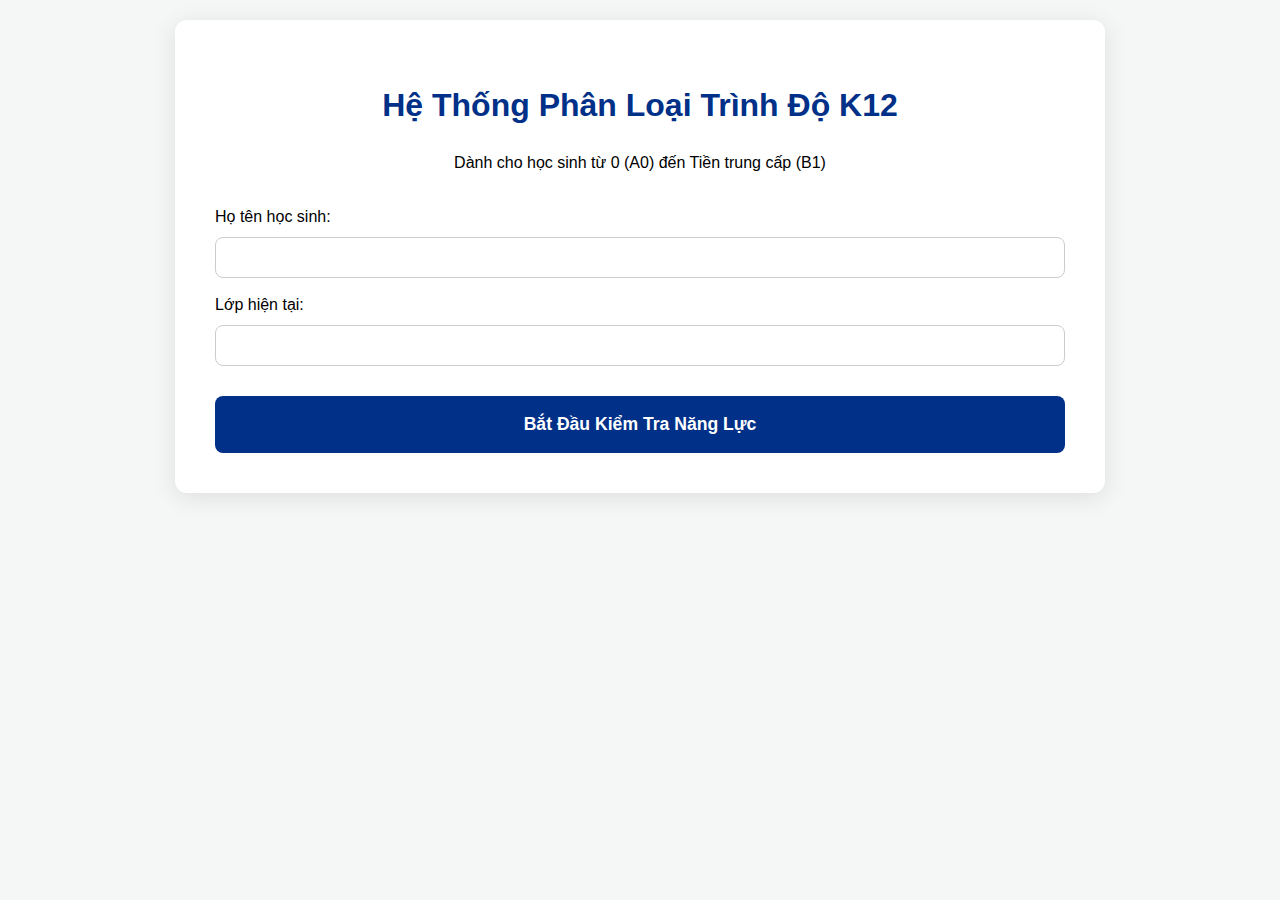
<file: testenglish.html>
<!DOCTYPE html>
<html lang="vi">
<head>
    <meta charset="UTF-8">
    <title>Hệ thống Đánh giá & Lộ trình English K12</title>
    <style>
        :root { --primary: #003087; --accent: #00a1e4; --success: #28a745; --bg: #f4f7f6; }
        body { font-family: 'Segoe UI', Tahoma, sans-serif; background: var(--bg); margin: 0; padding: 20px; line-height: 1.5; }
        #app-container { max-width: 850px; margin: auto; background: white; padding: 40px; border-radius: 12px; box-shadow: 0 4px 25px rgba(0,0,0,0.1); }
        
        /* UI Components */
        .screen { display: none; }
        .active { display: block; }
        .main-btn { width: 100%; padding: 18px; background: var(--primary); color: white; border: none; border-radius: 8px; font-size: 1.1rem; font-weight: bold; cursor: pointer; transition: 0.3s; }
        .main-btn:hover { background: var(--accent); }
        
        /* Question Area */
        .q-text { font-size: 1.4rem; font-weight: bold; margin-bottom: 25px; color: #333; }
        .opt-grid { display: grid; grid-template-columns: 1fr 1fr; gap: 15px; }
        .opt-item { padding: 15px; border: 2px solid #eee; border-radius: 10px; cursor: pointer; transition: 0.2s; font-weight: 500; }
        .opt-item:hover { border-color: var(--primary); background: #f0f7ff; }

        /* Roadmap Visual */
        .roadmap-graphic { display: flex; justify-content: space-between; margin: 40px 0; background: #f8f9fa; padding: 20px; border-radius: 15px; position: relative; }
        .node { text-align: center; flex: 1; position: relative; z-index: 1; }
        .node-circle { width: 45px; height: 45px; background: #ddd; border-radius: 50%; display: flex; align-items: center; justify-content: center; margin: 0 auto 8px; font-weight: bold; color: white; }
        .node.passed .node-circle { background: var(--success); }
        .node.current .node-circle { background: var(--primary); transform: scale(1.2); box-shadow: 0 0 15px rgba(0,48,135,0.4); }
        
        /* Resource List */
        .resource-box { border-left: 5px solid var(--accent); background: #eef9ff; padding: 20px; border-radius: 0 10px 10px 0; margin: 20px 0; }
        .resource-category { font-weight: bold; color: var(--primary); margin-top: 10px; display: block; }

        @media print {
            .no-print { display: none !important; }
            body { padding: 0; background: white; }
            #app-container { width: 100%; box-shadow: none; padding: 10px; }
            .roadmap-graphic { border: 1px solid #ccc; }
        }
    </style>
</head>
<body>

<div id="app-container">
    <div id="start-screen" class="screen active">
        <h1 style="text-align:center; color: var(--primary)">Hệ Thống Phân Loại Trình Độ K12</h1>
        <p style="text-align:center">Dành cho học sinh từ 0 (A0) đến Tiền trung cấp (B1)</p>
        <div style="margin: 30px 0;">
            <label>Họ tên học sinh:</label>
            <input type="text" id="stuName" style="width:100%; padding:12px; margin-top:8px; border-radius:8px; border:1px solid #ccc; box-sizing:border-box;">
            <label style="display:block; margin-top:15px;">Lớp hiện tại:</label>
            <input type="text" id="stuClass" style="width:100%; padding:12px; margin-top:8px; border-radius:8px; border:1px solid #ccc; box-sizing:border-box;">
        </div>
        <button class="main-btn" onclick="startTest()">Bắt Đầu Kiểm Tra Năng Lực</button>
    </div>

    <div id="quiz-screen" class="screen">
        <div id="q-counter" style="color:var(--accent); font-weight:bold; margin-bottom:10px;"></div>
        <div class="q-text" id="q-content"></div>
        <div class="opt-grid" id="opt-container"></div>
    </div>

    <div id="result-screen" class="screen">
        <div style="text-align:center; border-bottom: 2px solid #eee; padding-bottom: 20px;">
            <h2 style="margin:0; color:var(--primary)">KẾT QUẢ ĐÁNH GIÁ NĂNG LỰC</h2>
            <p id="print-info" style="font-size:1.1rem;"></p>
        </div>

        <div style="display:flex; align-items:center; justify-content: space-around; margin: 25px 0;">
            <div style="text-align:center">
                <span style="font-size:1.1rem">Điểm số</span>
                <div style="font-size:3rem; font-weight:bold; color:var(--primary)" id="final-score"></div>
            </div>
            <div style="text-align:center; max-width: 60%;" id="level-summary"></div>
        </div>

        <h3>Lộ trình thăng tiến (Roadmap)</h3>
        <div class="roadmap-graphic" id="roadmap-visual">
            <div class="node" id="n-a0"><div class="node-circle">A0</div><div style="font-size:0.8rem">Bắt đầu</div></div>
            <div class="node" id="n-a1"><div class="node-circle">A1</div><div style="font-size:0.8rem">Starter/Mover</div></div>
            <div class="node" id="n-a2"><div class="node-circle">A2</div><div style="font-size:0.8rem">Flyer/KET</div></div>
            <div class="node" id="n-b1"><div class="node-circle">B1</div><div style="font-size:0.8rem">PET</div></div>
        </div>

        <div class="resource-box">
            <h4 style="margin-top:0">📚 Tài liệu học tập chuyên biệt cho con:</h4>
            <div id="resource-list"></div>
        </div>

        <button class="main-btn no-print" onclick="window.print()">🖨️ In Báo Cáo & Danh Mục Tài Liệu</button>
        <button class="main-btn no-print" style="background:#6c757d; margin-top:10px;" onclick="location.reload()">Kiểm tra lại</button>
    </div>
</div>

<script>
    const questions = [
        { q: "1. Which word is a color?", a: ["Circle", "Green", "Small", "Happy"], c: 1 },
        { q: "2. I have two ____ (Tôi có 2 đôi mắt)", a: ["ears", "eyes", "noses", "hands"], c: 1 },
        { q: "3. 'He is my mother's brother.' He is my...", a: ["Father", "Aunt", "Uncle", "Brother"], c: 2 },
        { q: "4. Yesterday, I _____ to the park.", a: ["go", "goes", "went", "going"], c: 2 },
        { q: "5. 'If it rains, I _____ at home.'", a: ["stay", "will stay", "stayed", "stays"], c: 1 },
        { q: "6. Which is a 'Fruit'?", a: ["Carrot", "Potato", "Apple", "Onion"], c: 2 },
        { q: "7. This book is _____ than that one.", a: ["interesting", "more interesting", "most interesting", "as interesting"], c: 1 },
        { q: "8. I have been learning English _____ 3 years.", a: ["for", "since", "at", "in"], c: 0 },
        { q: "9. How _____ do you go to the cinema?", a: ["much", "many", "often", "long"], c: 2 },
        { q: "10. 'She ______ her homework yet.'", a: ["doesn't finish", "hasn't finished", "didn't finish", "won't finish"], c: 1 }
    ];

    let current = 0, score = 0;

    function startTest() {
        if(!document.getElementById('stuName').value) return alert("Nhập tên học sinh");
        document.getElementById('start-screen').classList.remove('active');
        document.getElementById('quiz-screen').classList.add('active');
        loadQ();
    }

    function loadQ() {
        let q = questions[current];
        document.getElementById('q-counter').innerText = `Câu hỏi ${current + 1} / 10`;
        document.getElementById('q-content').innerText = q.q;
        let html = "";
        q.a.forEach((opt, i) => { html += `<div class="opt-item" onclick="ans(${i})">${opt}</div>`; });
        document.getElementById('opt-container').innerHTML = html;
    }

    function ans(i) {
        if(i === questions[current].c) score++;
        current++;
        if(current < questions.length) loadQ(); else finish();
    }

    function finish() {
        document.getElementById('quiz-screen').classList.remove('active');
        document.getElementById('result-screen').classList.add('active');
        document.getElementById('final-score').innerText = score + "/10";
        document.getElementById('print-info').innerText = `Học sinh: ${document.getElementById('stuName').value} | Lớp: ${document.getElementById('stuClass').value}`;

        let summary = "", res = "", nodeIds = [];

        if(score <= 3) {
            summary = "<b>Trình độ: A0 (Starter)</b><br>Bé cần tập trung vào từ vựng cơ bản và phát âm bảng chữ cái (Phonics).";
            nodeIds = ["n-a0"];
            res = `<span class="resource-category">Giáo trình:</span> Family and Friends 1, Phonics World 1-3.<br>
                   <span class="resource-category">App/Web:</span> Monkey Stories, Raz-kids (Level AA-C).`;
        } else if(score <= 6) {
            summary = "<b>Trình độ: A1 (Elementary)</b><br>Đã có vốn từ, cần luyện tập ghép câu và kỹ năng nghe hiểu.";
            nodeIds = ["n-a0", "n-a1"];
            res = `<span class="resource-category">Giáo trình:</span> Family and Friends 2-3, Let's Go 3-4.<br>
                   <span class="resource-category">Luyện thi:</span> Cambridge Starters / Movers.<br>
                   <span class="resource-category">Đọc:</span> Oxford Bookworms (Stage 0).`;
        } else if(score <= 8) {
            summary = "<b>Trình độ: A2 (Pre-Intermediate)</b><br>Giao tiếp khá, cần học thêm các thì phức tạp và từ vựng học thuật.";
            nodeIds = ["n-a0", "n-a1", "n-a2"];
            res = `<span class="resource-category">Giáo trình:</span> Solutions Elementary, English File A1/A2.<br>
                   <span class="resource-category">Luyện thi:</span> Cambridge Flyers / KET (A2 Key).<br>
                   <span class="resource-category">Đọc:</span> Diary of a Wimpy Kid.`;
        } else {
            summary = "<b>Trình độ: B1 (Intermediate)</b><br>Nền tảng vững chắc. Cần luyện kỹ năng viết luận và thảo luận vấn đề xã hội.";
            nodeIds = ["n-a0", "n-a1", "n-a2", "n-b1"];
            res = `<span class="resource-category">Giáo trình:</span> Destination B1, Solutions Pre-Int.<br>
                   <span class="resource-category">Luyện thi:</span> Cambridge PET (B1 Preliminary).<br>
                   <span class="resource-category">Nghe:</span> TED-Ed, BBC Learning English.`;
        }

        document.getElementById('level-summary').innerHTML = summary;
        document.getElementById('resource-list').innerHTML = res;
        nodeIds.forEach((id, idx) => {
            let el = document.getElementById(id);
            if(idx === nodeIds.length - 1) el.className = "node current";
            else el.className = "node passed";
        });
    }
</script>
</body>
</html>
</file>
<file: style.css>
:root {
    --pink-deep: #ff5d8f;
    --pink-soft: #ff85a1;
    --pink-bg: #fff5f7;
    --white: #ffffff;
}

body {
    margin: 0;
    font-family: 'Lexend', sans-serif;
    background-color: var(--pink-bg);
}

/* Header */
header {
    background: var(--white);
    padding: 10px 8%;
    display: flex;
    justify-content: space-between;
    align-items: center;
    box-shadow: 0 4px 15px rgba(0,0,0,0.05);
    position: sticky;
    top: 0;
    z-index: 1000;
}

.logo-area { display: flex; align-items: center; gap: 15px; cursor: pointer; }
.logo-area img { width: 50px; height: 50px; border-radius: 50%; border: 2px solid var(--pink-soft); }
.logo-area h1 { color: var(--pink-deep); margin: 0; font-size: 24px; }

/* Buttons */
.btn-auth {
    padding: 10px 22px;
    border-radius: 50px;
    font-weight: bold;
    cursor: pointer;
    transition: 0.3s;
    border: none;
}
.btn-login { background: white; color: var(--pink-deep); border: 2px solid var(--pink-deep); margin-right: 10px; }
.btn-register { background: var(--pink-deep); color: white; }
.btn-auth:hover { transform: translateY(-3px); box-shadow: 0 5px 15px rgba(255, 93, 143, 0.3); }

/* Poster */
.banner-container { padding: 25px 8%; display: flex; justify-content: center; }
.poster-clean { width: 100%; max-width: 1100px; border-radius: 25px; box-shadow: 0 10px 30px rgba(0,0,0,0.1); }

/* Game Cards */
.content { padding: 30px 8%; text-align: center; }
.grid { display: grid; grid-template-columns: repeat(auto-fit, minmax(280px, 1fr)); gap: 40px; }
.card {
    background: white;
    border-radius: 35px;
    padding: 30px;
    box-shadow: 0 10px 20px rgba(0,0,0,0.05);
    transition: 0.4s;
    cursor: pointer;
}
.card:hover { transform: translateY(-15px); box-shadow: 0 20px 40px rgba(255, 133, 161, 0.2); }
.card img { width: 160px; height: 160px; object-fit: contain; filter: drop-shadow(0 5px 10px rgba(0,0,0,0.1)); }

/* Popup Đăng nhập */
.modal {
    display: none;
    position: fixed;
    top: 0; left: 0; width: 100%; height: 100%;
    background: rgba(0,0,0,0.6);
    z-index: 2000;
    align-items: center;
    justify-content: center;
}
.modal-content {
    background: white;
    padding: 40px;
    border-radius: 30px;
    width: 350px;
    text-align: center;
    position: relative;
    animation: zoomIn 0.3s ease;
}
@keyframes zoomIn { from { transform: scale(0.5); opacity: 0; } to { transform: scale(1); opacity: 1; } }

.modal input {
    width: 100%; padding: 12px; margin: 10px 0;
    border-radius: 12px; border: 1px solid #ddd; outline: none; box-sizing: border-box;
}
.btn-submit {
    width: 100%; padding: 12px; margin-top: 15px;
    background: var(--pink-deep); color: white;
    border: none; border-radius: 12px; font-weight: bold; cursor: pointer;
}
.close-btn { position: absolute; top: 15px; right: 20px; cursor: pointer; font-size: 24px; color: #aaa; }
</file>
